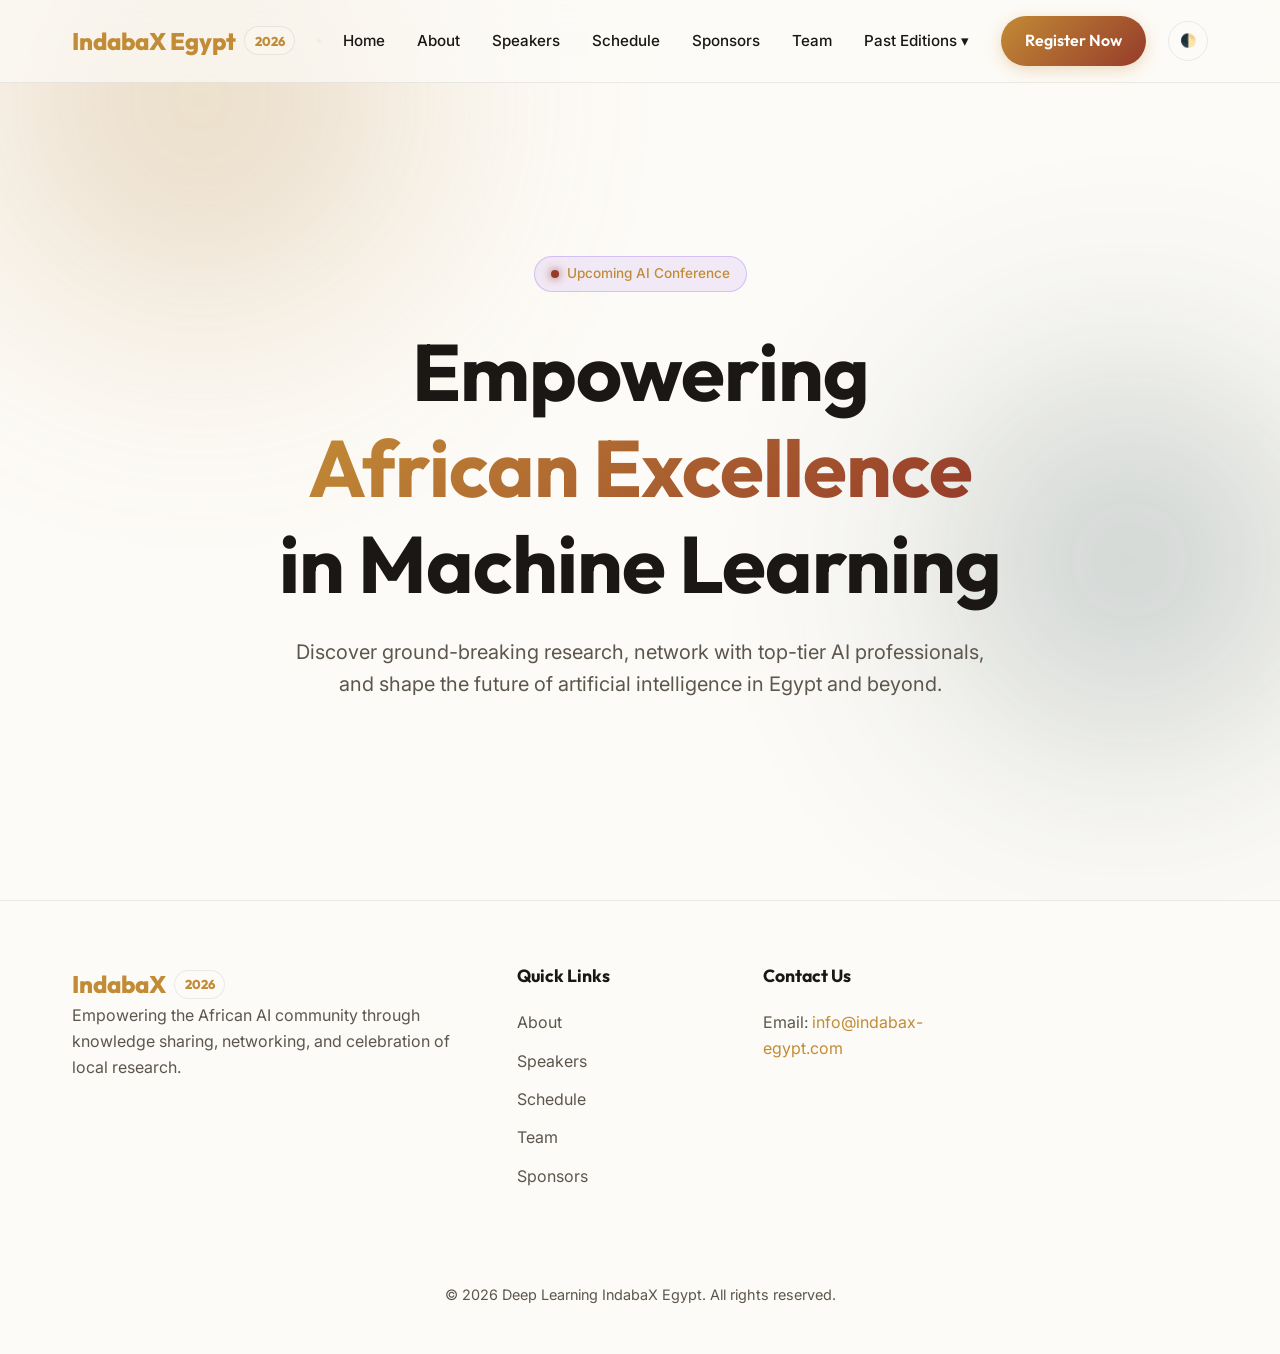
<file: index.html>
<!DOCTYPE html>
<html lang="en">

<head>
    <meta charset="UTF-8">
    <meta name="viewport" content="width=device-width, initial-scale=1.0">
    <title>IndabaX Egypt 2026 | Shaping the Future of AI in Africa</title>
    <meta name="description"
        content="Join us for IndabaX Egypt 2026, the premier artificial intelligence and machine learning conference in Egypt. Bringing together researchers, students, and industry experts.">

    <!-- Google Fonts -->
    <link rel="preconnect" href="https://fonts.googleapis.com">
    <link rel="preconnect" href="https://fonts.gstatic.com" crossorigin>
    <link
        href="https://fonts.googleapis.com/css2?family=Outfit:wght@300;400;600;700;800&family=Inter:wght@300;400;500;600&display=swap"
        rel="stylesheet">

    <link rel="stylesheet" href="style.css">
</head>

<body>

    <!-- Dynamic Background Elements -->
    <div class="bg-blur hue-1"></div>
    <div class="bg-blur hue-2"></div>

    <!-- Navigation -->
    <nav class="navbar glass-effect" id="main-nav">
        <div class="container nav-content">
            <a href="#" class="logo">
                <span class="logo-text">Indaba<span class="highlight">X</span> Egypt</span>
                <span class="year-badge">2026</span>
            </a>

            <button class="mobile-menu-toggle" aria-label="Toggle Navigation">
                <span class="bar"></span>
                <span class="bar"></span>
                <span class="bar"></span>
            </button>

            <ul class="nav-links">
                <li><a href="index.html">Home</a></li>
                <li><a href="about.html">About</a></li>
                <li><a href="speakers.html">Speakers</a></li>
                <li><a href="schedule.html">Schedule</a></li>
                <li><a href="sponsors.html">Sponsors</a></li>
                <li><a href="team.html">Team</a></li>
                <li class="dropdown">
                    <a href="javascript:void(0)" class="dropbtn">Past Editions ▾</a>
                    <div class="dropdown-content">
                        <a href="https://sites.google.com/view/indabaxegypt2025">IndabaX Egypt 2025</a>
                    </div>
                </li>
                <li><a href="index.html#register" class="btn btn-primary">Register Now</a></li>
            </ul>

            <div class="nav-actions">
                <button id="theme-toggle" class="theme-toggle" aria-label="Toggle Dark/Light Mode">
                     🌓
                </button>
            </div>
        </div>
    </nav>

    <!-- Hero Section -->
    <header class="hero" id="home">
        <div class="container hero-content">
            <div class="hero-chip animate-up">
                <span class="pulse-dot"></span>
                Upcoming AI Conference
            </div>
            <h1 class="hero-title animate-up" style="animation-delay: 0.1s;">
                Empowering <br>
                <span class="gradient-text">African Excellence</span> <br>
                in Machine Learning
            </h1>
            <p class="hero-subtitle animate-up" style="animation-delay: 0.2s;">
                Discover ground-breaking research, network with top-tier AI professionals, and shape the future of
                artificial intelligence in Egypt and beyond.
            </p>
            
        </div>

        
    </header>

    

   <!-- Footer -->
    <footer class="footer section bg-darkest">
        <div class="container footer-grid">
            <div class="footer-brand">
                <a href="#" class="logo">
                    <span class="logo-text">Indaba<span class="highlight">X</span></span>
                    <span class="year-badge">2026</span>
                </a>
                <p>Empowering the African AI community through knowledge sharing, networking, and celebration of local
                    research.</p>
            </div>

            <div class="footer-links">
                <h4>Quick Links</h4>
                <ul>
                    <li><a href="about.html">About</a></li>
                    <li><a href="speakers.html">Speakers</a></li>
                    <li><a href="schedule.html">Schedule</a></li>
                    <li><a href="team.html">Team</a></li>
                    <li><a href="sponsors.html">Sponsors</a></li>
                </ul>
            </div>

            <!-- <div class="footer-links">
                <h4>Information</h4>
                <ul>
                    <li><a href="#">Code of Conduct</a></li>
                    <li><a href="#">Privacy Policy</a></li>
                    <li><a href="#">Visa Information</a></li>
                    <li><a href="#">Venue & Travel</a></li>
                </ul>
            </div> -->

            <div class="footer-contact">
                <h4>Contact Us</h4>
                <p>Email: <a href="mailto:mahmoudkh@aims.ac.za">info@indabax-egypt.com</a></p>
                <div class="social-links">
                    <a href="https://www.facebook.com/p/Indaba-X-Egypt-2026-61576172947178/" target="_blank" title="Facebook">
                         <i class="fab fa-facebook"></i>
                    </a>
                    <a href="https://www.linkedin.com/company/indabaxegypt/?view" target="_blank" title="LinkedIn">
                         <i class="fab fa-linkedin"></i>
                    </a>
                </div>
            </div>
        </div>
        <div class="footer-bottom container">
            <p>&copy; 2026 Deep Learning IndabaX Egypt. All rights reserved.</p>
        </div>
    </footer>
    <script src="script.js"></script>
</body>

</html>
</file>
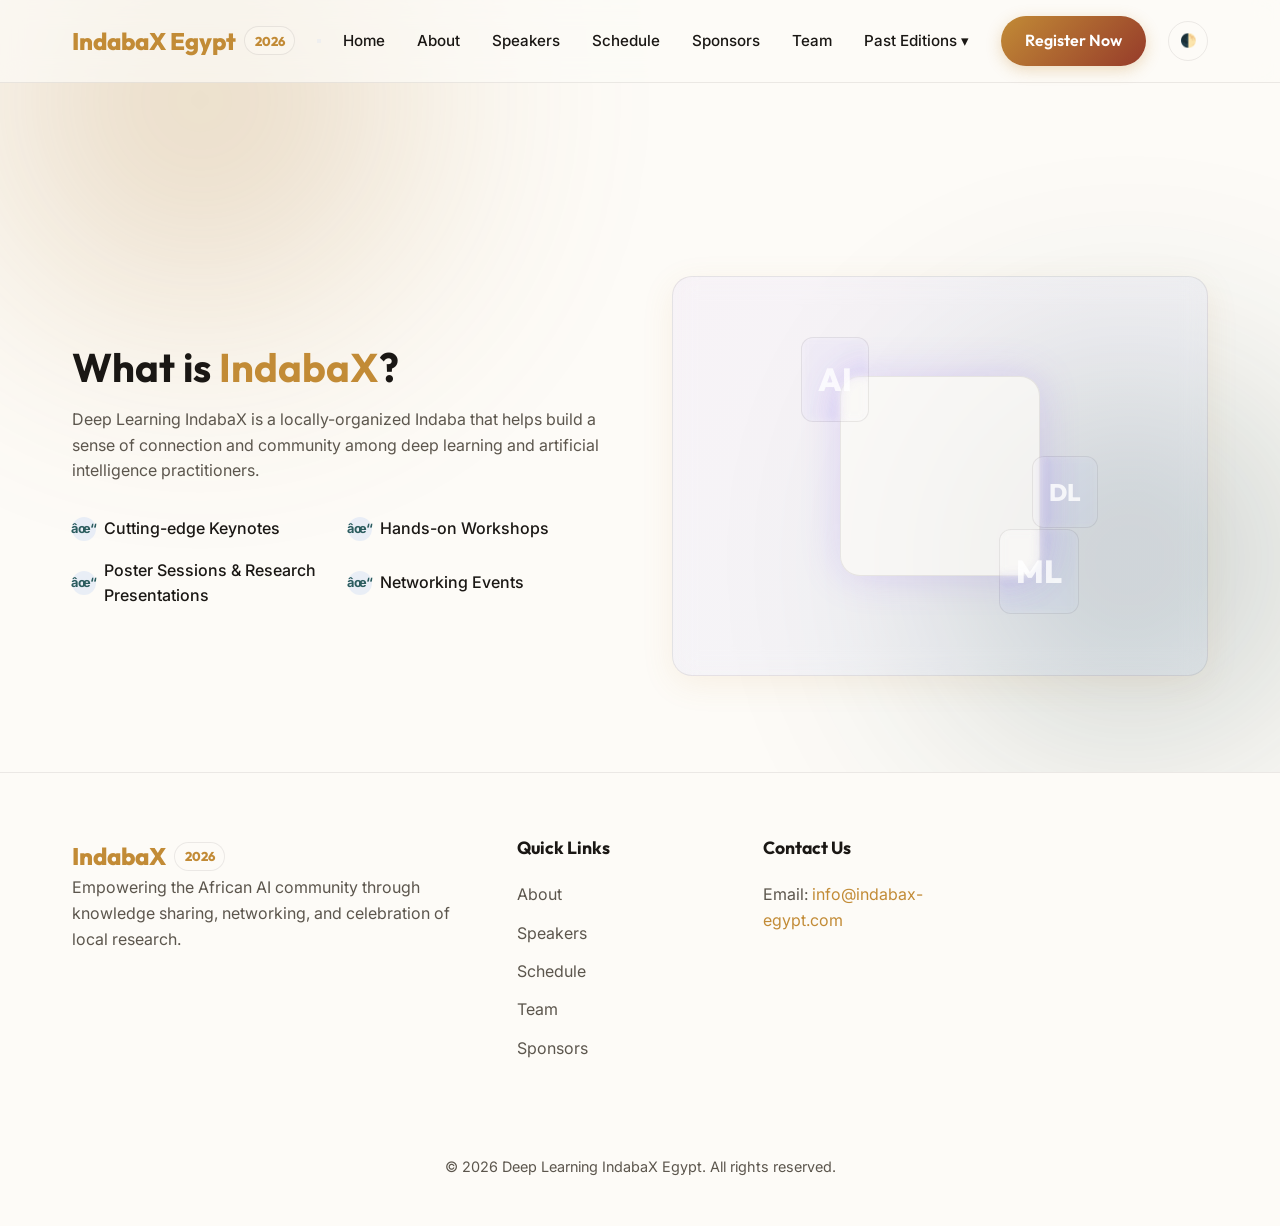
<file: about.html>
﻿<!DOCTYPE html>
<html lang="en">

<head>
    <meta charset="UTF-8">
    <meta name="viewport" content="width=device-width, initial-scale=1.0">
    <title>IndabaX Egypt 2026 | Shaping the Future of AI in Africa</title>
    <meta name="description"
        content="Join us for IndabaX Egypt 2026, the premier artificial intelligence and machine learning conference in Egypt. Bringing together researchers, students, and industry experts.">

    <!-- Google Fonts -->
    <link rel="preconnect" href="https://fonts.googleapis.com">
    <link rel="preconnect" href="https://fonts.gstatic.com" crossorigin>
    <link
        href="https://fonts.googleapis.com/css2?family=Outfit:wght@300;400;600;700;800&family=Inter:wght@300;400;500;600&display=swap"
        rel="stylesheet">

    <link rel="stylesheet" href="style.css">
</head>

<body>

    <!-- Dynamic Background Elements -->
    <div class="bg-blur hue-1"></div>
    <div class="bg-blur hue-2"></div>

    <!-- Navigation -->
    <nav class="navbar glass-effect" id="main-nav">
        <div class="container nav-content">
            <a href="#" class="logo">
                <span class="logo-text">Indaba<span class="highlight">X</span> Egypt</span>
                <span class="year-badge">2026</span>
            </a>

            <button class="mobile-menu-toggle" aria-label="Toggle Navigation">
                <span class="bar"></span>
                <span class="bar"></span>
                <span class="bar"></span>
            </button>

            <ul class="nav-links">
                <li><a href="index.html">Home</a></li>
                <li><a href="about.html">About</a></li>
                <li><a href="speakers.html">Speakers</a></li>
                <li><a href="schedule.html">Schedule</a></li>
                <li><a href="sponsors.html">Sponsors</a></li>
                <li><a href="team.html">Team</a></li>
                <li class="dropdown">
                     <a href="javascript:void(0)" class="dropbtn">Past Editions ▾</a>
                    <div class="dropdown-content">
                        <a href="https://sites.google.com/view/indabaxegypt2025">IndabaX Egypt 2025</a>
                    </div>
                </li>
                <li><a href="index.html#register" class="btn btn-primary">Register Now</a></li>
            </ul>

            <div class="nav-actions">
                <button id="theme-toggle" class="theme-toggle" aria-label="Toggle Dark/Light Mode">
                     🌓
                </button>
            </div>
        </div>
    </nav>

    <!-- Header / Nav Only -->
    <header class="hero" id="home" style="min-height: 20vh; padding-top: 6rem;">
    </header>

    <main>
        <!-- About Section -->
        <section id="about" class="section">
            <div class="container about-container fade-in">
                <div class="about-text">
                    <h2 class="section-title">What is <span class="highlight">IndabaX</span>?</h2>
                    <p>Deep Learning IndabaX is a locally-organized Indaba that helps build a sense of connection and
                        community among deep learning and artificial intelligence practitioners.</p>
                    <ul class="feature-list">
                        <li><span>âœ“</span> Cutting-edge Keynotes</li>
                        <li><span>âœ“</span> Hands-on Workshops</li>
                        <li><span>âœ“</span> Poster Sessions & Research Presentations</li>
                        <li><span>âœ“</span> Networking Events</li>
                    </ul>
                </div>
                <div class="about-visual glass-panel">
                    <!-- Placeholder for image or 3D element -->
                    <div class="glow-box">
                        <div class="floating-element el-1">AI</div>
                        <div class="floating-element el-2">ML</div>
                        <div class="floating-element el-3">DL</div>
                    </div>
                </div>
            </div>
        </section>

        </div>
        </div>
        </section>
    </main>

    <!-- Footer -->
    <footer class="footer section bg-darkest">
        <div class="container footer-grid">
            <div class="footer-brand">
                <a href="#" class="logo">
                    <span class="logo-text">Indaba<span class="highlight">X</span></span>
                    <span class="year-badge">2026</span>
                </a>
                <p>Empowering the African AI community through knowledge sharing, networking, and celebration of local
                    research.</p>
            </div>

            <div class="footer-links">
                <h4>Quick Links</h4>
                <ul>
                    <li><a href="about.html">About</a></li>
                    <li><a href="speakers.html">Speakers</a></li>
                    <li><a href="schedule.html">Schedule</a></li>
                    <li><a href="team.html">Team</a></li>
                    <li><a href="sponsors.html">Sponsors</a></li>
                </ul>
            </div>

            <!-- <div class="footer-links">
                <h4>Information</h4>
                <ul>
                    <li><a href="#">Code of Conduct</a></li>
                    <li><a href="#">Privacy Policy</a></li>
                    <li><a href="#">Visa Information</a></li>
                    <li><a href="#">Venue & Travel</a></li>
                </ul>
            </div> -->

            <div class="footer-contact">
                <h4>Contact Us</h4>
                <p>Email: <a href="mailto:mahmoudkh@aims.ac.za">info@indabax-egypt.com</a></p>
                <div class="social-links">
                    <a href="https://www.facebook.com/p/Indaba-X-Egypt-2026-61576172947178/" target="_blank" title="Facebook">
                         <i class="fab fa-facebook"></i>
                    </a>
                    <a href="https://www.linkedin.com/company/indabaxegypt/?view" target="_blank" title="LinkedIn">
                         <i class="fab fa-linkedin"></i>
                    </a>
                </div>
            </div>
        </div>
        <div class="footer-bottom container">
            <p>&copy; 2026 Deep Learning IndabaX Egypt. All rights reserved.</p>
        </div>
    </footer>

    <script src="script.js"></script>
</body>

</html>
</file>
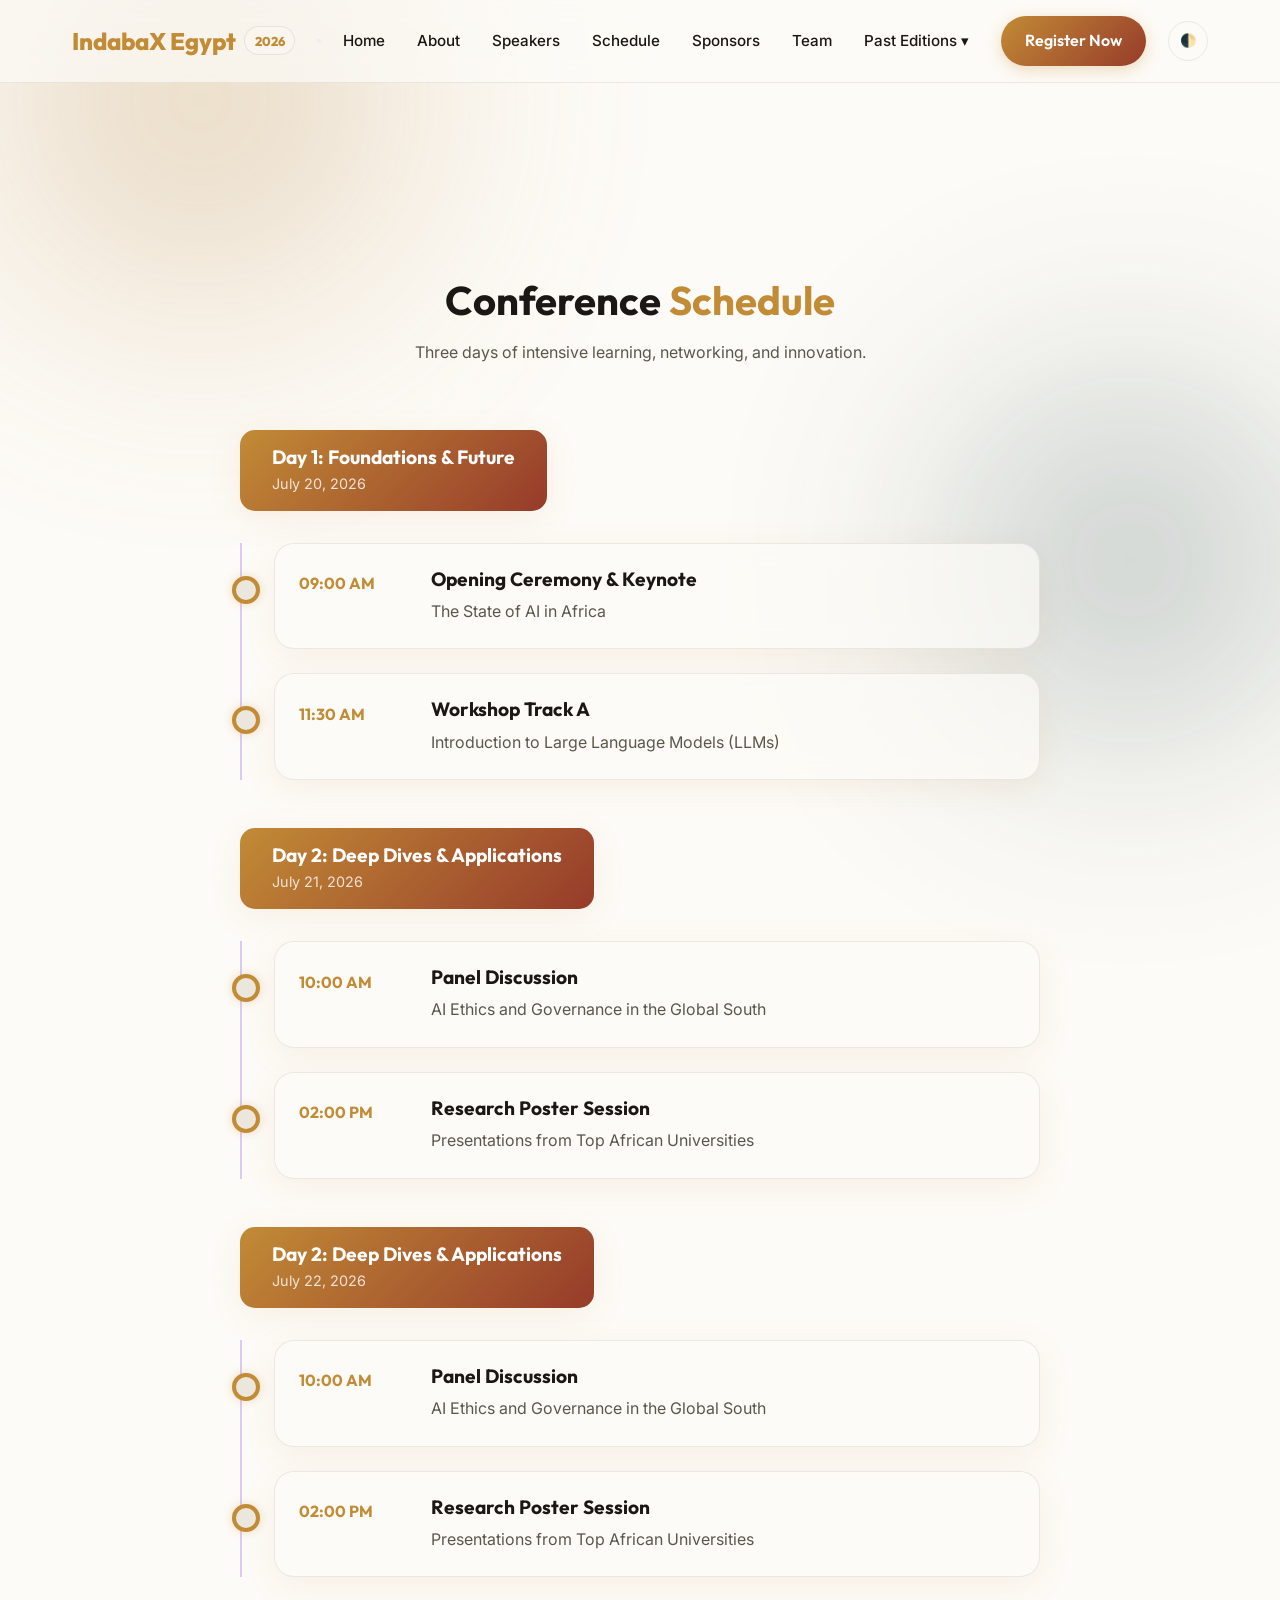
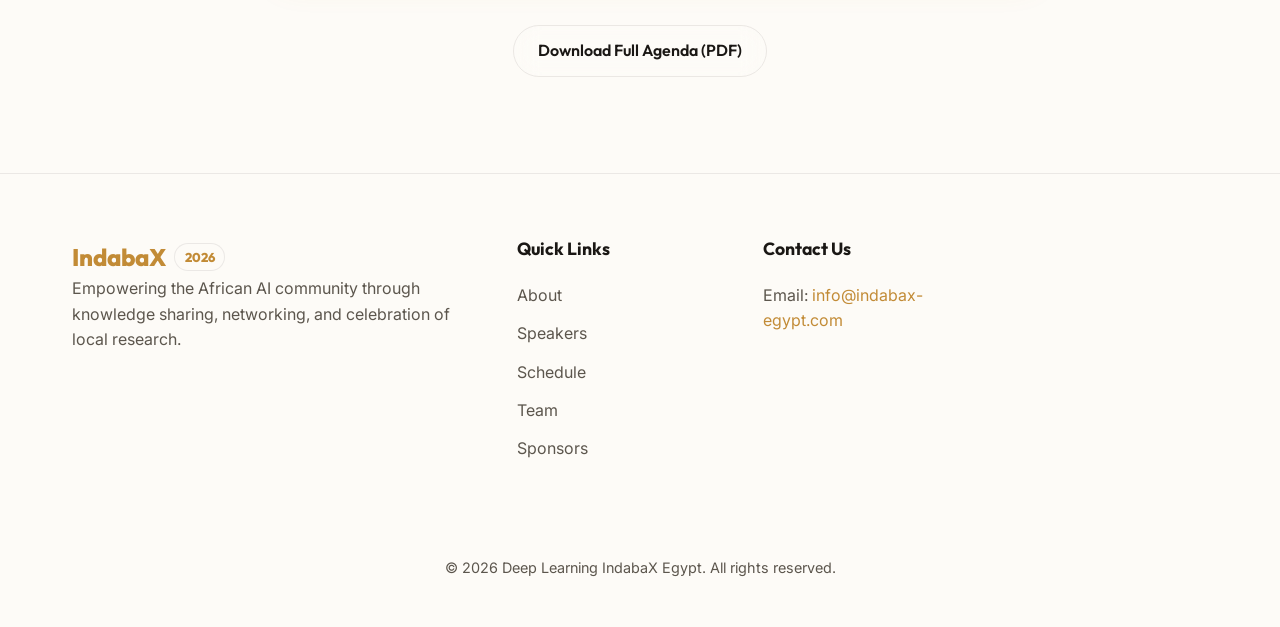
<file: schedule.html>
﻿<!DOCTYPE html>
<html lang="en">

<head>
    <meta charset="UTF-8">
    <meta name="viewport" content="width=device-width, initial-scale=1.0">
    <title>IndabaX Egypt 2026 | Shaping the Future of AI in Africa</title>
    <meta name="description"
        content="Join us for IndabaX Egypt 2026, the premier artificial intelligence and machine learning conference in Egypt. Bringing together researchers, students, and industry experts.">

    <!-- Google Fonts -->
    <link rel="preconnect" href="https://fonts.googleapis.com">
    <link rel="preconnect" href="https://fonts.gstatic.com" crossorigin>
    <link
        href="https://fonts.googleapis.com/css2?family=Outfit:wght@300;400;600;700;800&family=Inter:wght@300;400;500;600&display=swap"
        rel="stylesheet">

    <link rel="stylesheet" href="style.css">
</head>

<body>

    <!-- Dynamic Background Elements -->
    <div class="bg-blur hue-1"></div>
    <div class="bg-blur hue-2"></div>

    <!-- Navigation -->
    <nav class="navbar glass-effect" id="main-nav">
        <div class="container nav-content">
            <a href="#" class="logo">
                <span class="logo-text">Indaba<span class="highlight">X</span> Egypt</span>
                <span class="year-badge">2026</span>
            </a>

            <button class="mobile-menu-toggle" aria-label="Toggle Navigation">
                <span class="bar"></span>
                <span class="bar"></span>
                <span class="bar"></span>
            </button>

            <ul class="nav-links">
                <li><a href="index.html">Home</a></li>
                <li><a href="about.html">About</a></li>
                <li><a href="speakers.html">Speakers</a></li>
                <li><a href="schedule.html">Schedule</a></li>
                <li><a href="sponsors.html">Sponsors</a></li>
                <li><a href="team.html">Team</a></li>
                <li class="dropdown">
                     <a href="javascript:void(0)" class="dropbtn">Past Editions ▾</a>
                    <div class="dropdown-content">
                        <a href="https://sites.google.com/view/indabaxegypt2025">IndabaX Egypt 2025</a>
                    </div>
                </li>
                <li><a href="#" class="btn btn-primary">Register Now</a></li>
            </ul>

            <div class="nav-actions">
                <button id="theme-toggle" class="theme-toggle" aria-label="Toggle Dark/Light Mode">
                    🌓
                </button>
            </div>
        </div>
    </nav>

    <!-- Header / Nav Only -->
    <header class="hero" id="home" style="min-height: 20vh; padding-top: 6rem;">
    </header>

    <main>

        <!-- Schedule Section -->
        <section id="schedule" class="section">
            <div class="container">
                <div class="section-header fade-in">
                    <h2 class="section-title">Conference <span class="highlight">Schedule</span></h2>
                    <p>Three days of intensive learning, networking, and innovation.</p>
                </div>

                <div class="schedule-timeline fade-in">
                    <!-- Day 1 -->
                    <div class="timeline-day">
                        <div class="day-header glass-panel">
                            <h3>Day 1: Foundations & Future</h3>
                            <span class="date">July 20, 2026</span>
                        </div>
                        <div class="timeline-items">
                            <div class="timeline-item glass-panel">
                                <div class="time">09:00 AM</div>
                                <div class="content">
                                    <h4>Opening Ceremony & Keynote</h4>
                                    <p>The State of AI in Africa</p>
                                </div>
                            </div>
                            <div class="timeline-item glass-panel">
                                <div class="time">11:30 AM</div>
                                <div class="content">
                                    <h4>Workshop Track A</h4>
                                    <p>Introduction to Large Language Models (LLMs)</p>
                                </div>
                            </div>
                        </div>
                    </div>

                    <!-- Day 2 -->
                    <div class="timeline-day">
                        <div class="day-header glass-panel">
                            <h3>Day 2: Deep Dives & Applications</h3>
                            <span class="date">July 21, 2026</span>
                        </div>
                        <div class="timeline-items">
                            <div class="timeline-item glass-panel">
                                <div class="time">10:00 AM</div>
                                <div class="content">
                                    <h4>Panel Discussion</h4>
                                    <p>AI Ethics and Governance in the Global South</p>
                                </div>
                            </div>
                            <div class="timeline-item glass-panel">
                                <div class="time">02:00 PM</div>
                                <div class="content">
                                    <h4>Research Poster Session</h4>
                                    <p>Presentations from Top African Universities</p>
                                </div>
                            </div>
                        </div>
                    </div>
                    <!-- Day 3 -->
                    <div class="timeline-day">
                        <div class="day-header glass-panel">
                            <h3>Day 2: Deep Dives & Applications</h3>
                            <span class="date">July 22, 2026</span>
                        </div>
                        <div class="timeline-items">
                            <div class="timeline-item glass-panel">
                                <div class="time">10:00 AM</div>
                                <div class="content">
                                    <h4>Panel Discussion</h4>
                                    <p>AI Ethics and Governance in the Global South</p>
                                </div>
                            </div>
                            <div class="timeline-item glass-panel">
                                <div class="time">02:00 PM</div>
                                <div class="content">
                                    <h4>Research Poster Session</h4>
                                    <p>Presentations from Top African Universities</p>
                                </div>
                            </div>
                        </div>
                    </div>
                </div>

                <div class="text-center fade-in" style="margin-top: 3rem;">
                    <a href="#" class="btn btn-outline">Download Full Agenda (PDF)</a>
                </div>
            </div>
        </section>

        </div>
        </div>
        </section>
    </main>

    <!-- Footer -->
    <footer class="footer section bg-darkest">
        <div class="container footer-grid">
            <div class="footer-brand">
                <a href="#" class="logo">
                    <span class="logo-text">Indaba<span class="highlight">X</span></span>
                    <span class="year-badge">2026</span>
                </a>
                <p>Empowering the African AI community through knowledge sharing, networking, and celebration of local
                    research.</p>
            </div>

            <div class="footer-links">
                <h4>Quick Links</h4>
                <ul>
                    <li><a href="about.html">About</a></li>
                    <li><a href="speakers.html">Speakers</a></li>
                    <li><a href="schedule.html">Schedule</a></li>
                    <li><a href="team.html">Team</a></li>
                    <li><a href="sponsors.html">Sponsors</a></li>
                </ul>
            </div>

            <!-- <div class="footer-links">
                <h4>Information</h4>
                <ul>
                    <li><a href="#">Code of Conduct</a></li>
                    <li><a href="#">Privacy Policy</a></li>
                    <li><a href="#">Visa Information</a></li>
                    <li><a href="#">Venue & Travel</a></li>
                </ul>
            </div> -->

            <div class="footer-contact">
                <h4>Contact Us</h4>
                <p>Email: <a href="mailto:mahmoudkh@aims.ac.za">info@indabax-egypt.com</a></p>
                <div class="social-links">
                    <a href="https://www.facebook.com/p/Indaba-X-Egypt-2026-61576172947178/" target="_blank" title="Facebook">
                         <i class="fab fa-facebook"></i>
                    </a>
                    <a href="https://www.linkedin.com/company/indabaxegypt/?view" target="_blank" title="LinkedIn">
                         <i class="fab fa-linkedin"></i>
                    </a>
                </div>
            </div>
        </div>
        <div class="footer-bottom container">
            <p>&copy; 2026 Deep Learning IndabaX Egypt. All rights reserved.</p>
        </div>
    </footer>
    <script src="script.js"></script>
</body>

</html>
</file>
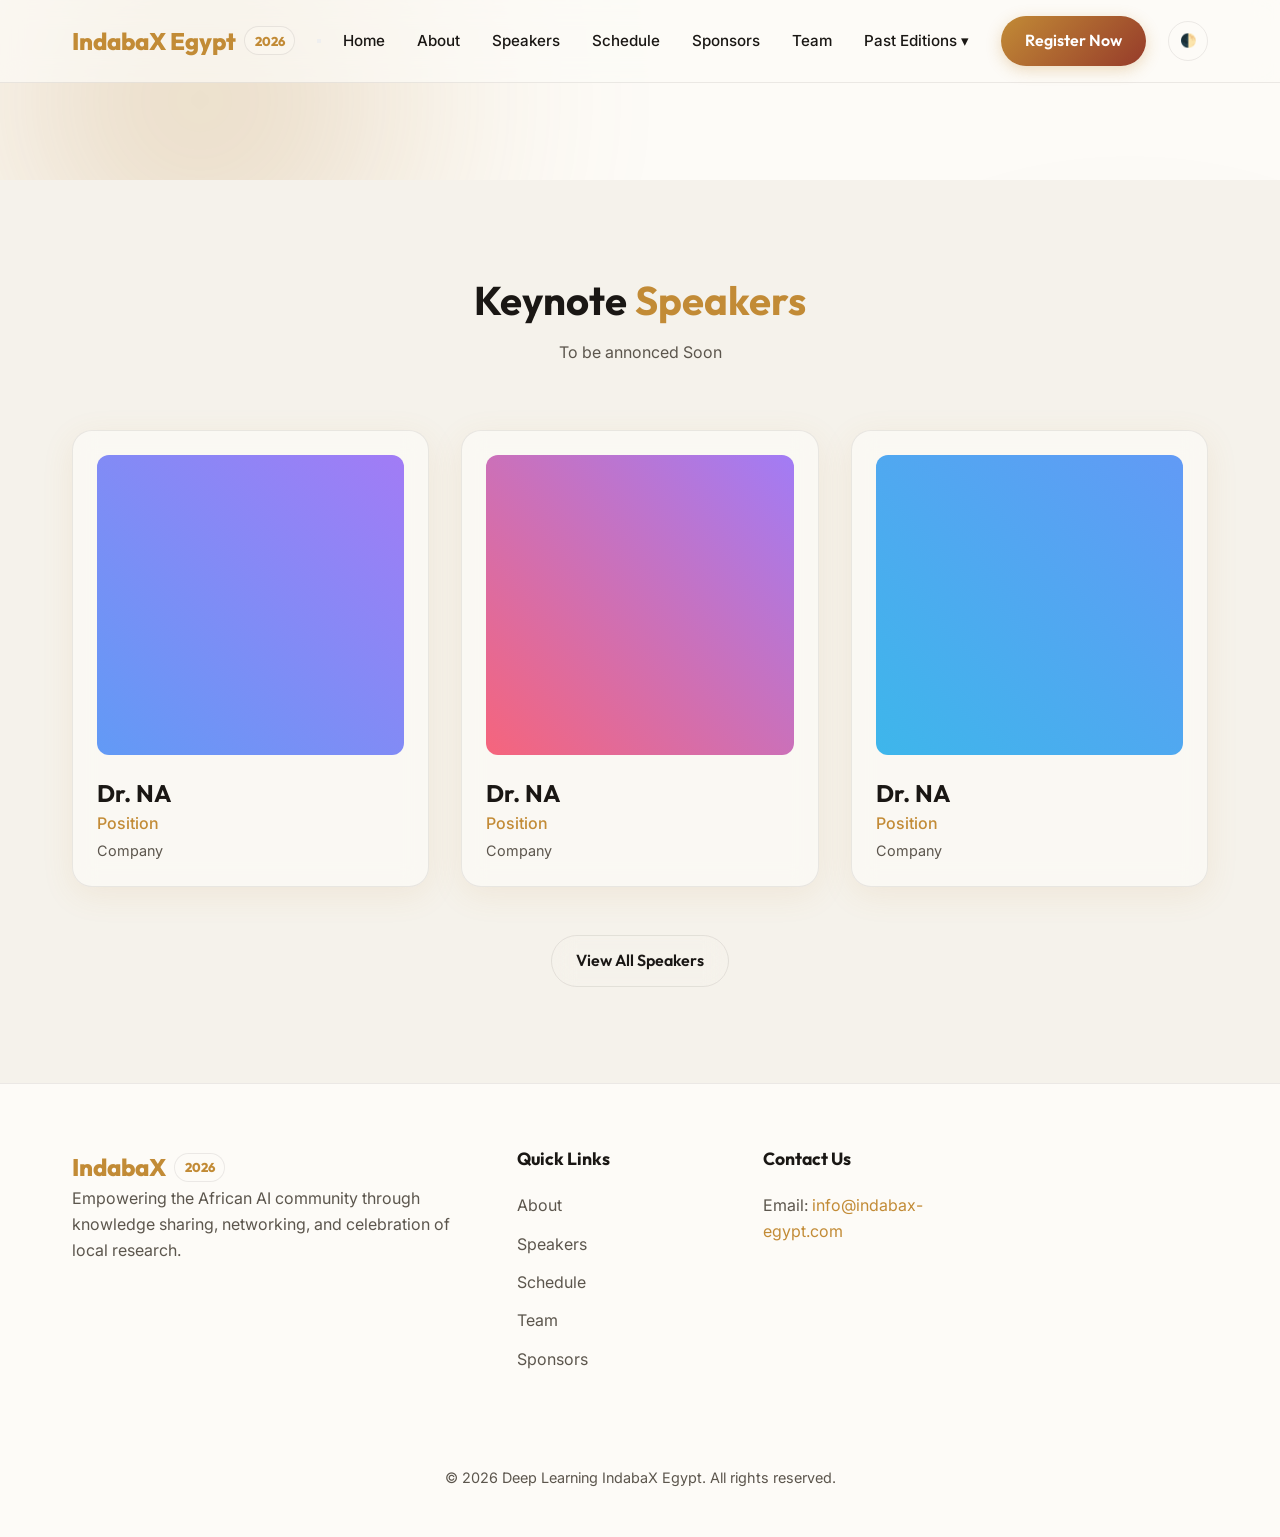
<file: speakers.html>
﻿<!DOCTYPE html>
<html lang="en">

<head>
    <meta charset="UTF-8">
    <meta name="viewport" content="width=device-width, initial-scale=1.0">
    <title>IndabaX Egypt 2026 | Shaping the Future of AI in Africa</title>
    <meta name="description"
        content="Join us for IndabaX Egypt 2026, the premier artificial intelligence and machine learning conference in Egypt. Bringing together researchers, students, and industry experts.">

    <!-- Google Fonts -->
    <link rel="preconnect" href="https://fonts.googleapis.com">
    <link rel="preconnect" href="https://fonts.gstatic.com" crossorigin>
    <link
        href="https://fonts.googleapis.com/css2?family=Outfit:wght@300;400;600;700;800&family=Inter:wght@300;400;500;600&display=swap"
        rel="stylesheet">

    <link rel="stylesheet" href="style.css">
</head>

<body>

    <!-- Dynamic Background Elements -->
    <div class="bg-blur hue-1"></div>
    <div class="bg-blur hue-2"></div>

    <!-- Navigation -->
    <nav class="navbar glass-effect" id="main-nav">
        <div class="container nav-content">
            <a href="#" class="logo">
                <span class="logo-text">Indaba<span class="highlight">X</span> Egypt</span>
                <span class="year-badge">2026</span>
            </a>

            <button class="mobile-menu-toggle" aria-label="Toggle Navigation">
                <span class="bar"></span>
                <span class="bar"></span>
                <span class="bar"></span>
            </button>

            <ul class="nav-links">
                <li><a href="index.html">Home</a></li>
                <li><a href="about.html">About</a></li>
                <li><a href="speakers.html">Speakers</a></li>
                <li><a href="schedule.html">Schedule</a></li>
                <li><a href="sponsors.html">Sponsors</a></li>
                <li><a href="team.html">Team</a></li>
                <li class="dropdown">
                    <a href="javascript:void(0)" class="dropbtn">Past Editions ▾</a>
                    <div class="dropdown-content">
                        <a href="https://sites.google.com/view/indabaxegypt2025">IndabaX Egypt 2025</a>
                    </div>
                </li>
                <li><a href="index.html#register" class="btn btn-primary">Register Now</a></li>
            </ul>

            <div class="nav-actions">
                <button id="theme-toggle" class="theme-toggle" aria-label="Toggle Dark/Light Mode">
                     🌓
                </button>
            </div>
        </div>
    </nav>

    <!-- Header / Nav Only -->
    <header class="hero" id="home" style="min-height: 20vh; padding-top: 6rem;">
    </header>

    <main>
<!-- Speakers Preview Section -->
        <section id="speakers" class="section bg-darker">
            <div class="container">
                <div class="section-header fade-in">
                    <h2 class="section-title">Keynote <span class="highlight">Speakers</span></h2>
                    <p>To be annonced Soon</p>
                    <!-- <p>Learn from the brightest minds in academia and industry.</p> -->
                </div>

                <div class="speakers-grid">
                    <!-- Speaker Card 1 -->
                    <div class="speaker-card glass-panel fade-in" style="animation-delay: 0.1s;">
                        <div class="speaker-image">
                            <div class="image-placeholder gradient-1"></div>
                        </div>
                        <div class="speaker-info">
                            <h3>Dr. NA</h3>
                            <p class="role">Position</p>
                            <p class="company">Company</p>
                        </div>
                    </div>

                    <!-- Speaker Card 2 -->
                    <div class="speaker-card glass-panel fade-in" style="animation-delay: 0.2s;">
                        <div class="speaker-image">
                            <div class="image-placeholder gradient-2"></div>
                        </div>
                        <div class="speaker-info">
                            <h3>Dr. NA</h3>
                            <p class="role">Position</p>
                            <p class="company">Company</p>
                        </div>
                    </div>

                    <!-- Speaker Card 3 -->
                    <div class="speaker-card glass-panel fade-in" style="animation-delay: 0.3s;">
                        <div class="speaker-image">
                            <div class="image-placeholder gradient-3"></div>
                        </div>
                        <div class="speaker-info">
                            <h3>Dr. NA</h3>
                            <p class="role">Position</p>
                            <p class="company">Company</p>
                        </div>
                    </div>
                </div>

                <div class="text-center fade-in" style="margin-top: 3rem;">
                    <a href="#" class="btn btn-outline">View All Speakers</a>
                </div>
            </div>
        </section>

        </div>
        </div>
        </section>
    </main>

   <!-- Footer -->
    <footer class="footer section bg-darkest">
        <div class="container footer-grid">
            <div class="footer-brand">
                <a href="#" class="logo">
                    <span class="logo-text">Indaba<span class="highlight">X</span></span>
                    <span class="year-badge">2026</span>
                </a>
                <p>Empowering the African AI community through knowledge sharing, networking, and celebration of local
                    research.</p>
            </div>

            <div class="footer-links">
                <h4>Quick Links</h4>
                <ul>
                    <li><a href="about.html">About</a></li>
                    <li><a href="speakers.html">Speakers</a></li>
                    <li><a href="schedule.html">Schedule</a></li>
                    <li><a href="team.html">Team</a></li>
                    <li><a href="sponsors.html">Sponsors</a></li>
                </ul>
            </div>

            <!-- <div class="footer-links">
                <h4>Information</h4>
                <ul>
                    <li><a href="#">Code of Conduct</a></li>
                    <li><a href="#">Privacy Policy</a></li>
                    <li><a href="#">Visa Information</a></li>
                    <li><a href="#">Venue & Travel</a></li>
                </ul>
            </div> -->

            <div class="footer-contact">
                <h4>Contact Us</h4>
                <p>Email: <a href="mailto:mahmoudkh@aims.ac.za">info@indabax-egypt.com</a></p>
                <div class="social-links">
                    <a href="https://www.facebook.com/p/Indaba-X-Egypt-2026-61576172947178/" target="_blank" title="Facebook">
                         <i class="fab fa-facebook"></i>
                    </a>
                    <a href="https://www.linkedin.com/company/indabaxegypt/?view" target="_blank" title="LinkedIn">
                         <i class="fab fa-linkedin"></i>
                    </a>
                </div>
            </div>
        </div>
        <div class="footer-bottom container">
            <p>&copy; 2026 Deep Learning IndabaX Egypt. All rights reserved.</p>
        </div>
    </footer>

    <script src="script.js"></script>
</body>

</html>
</file>
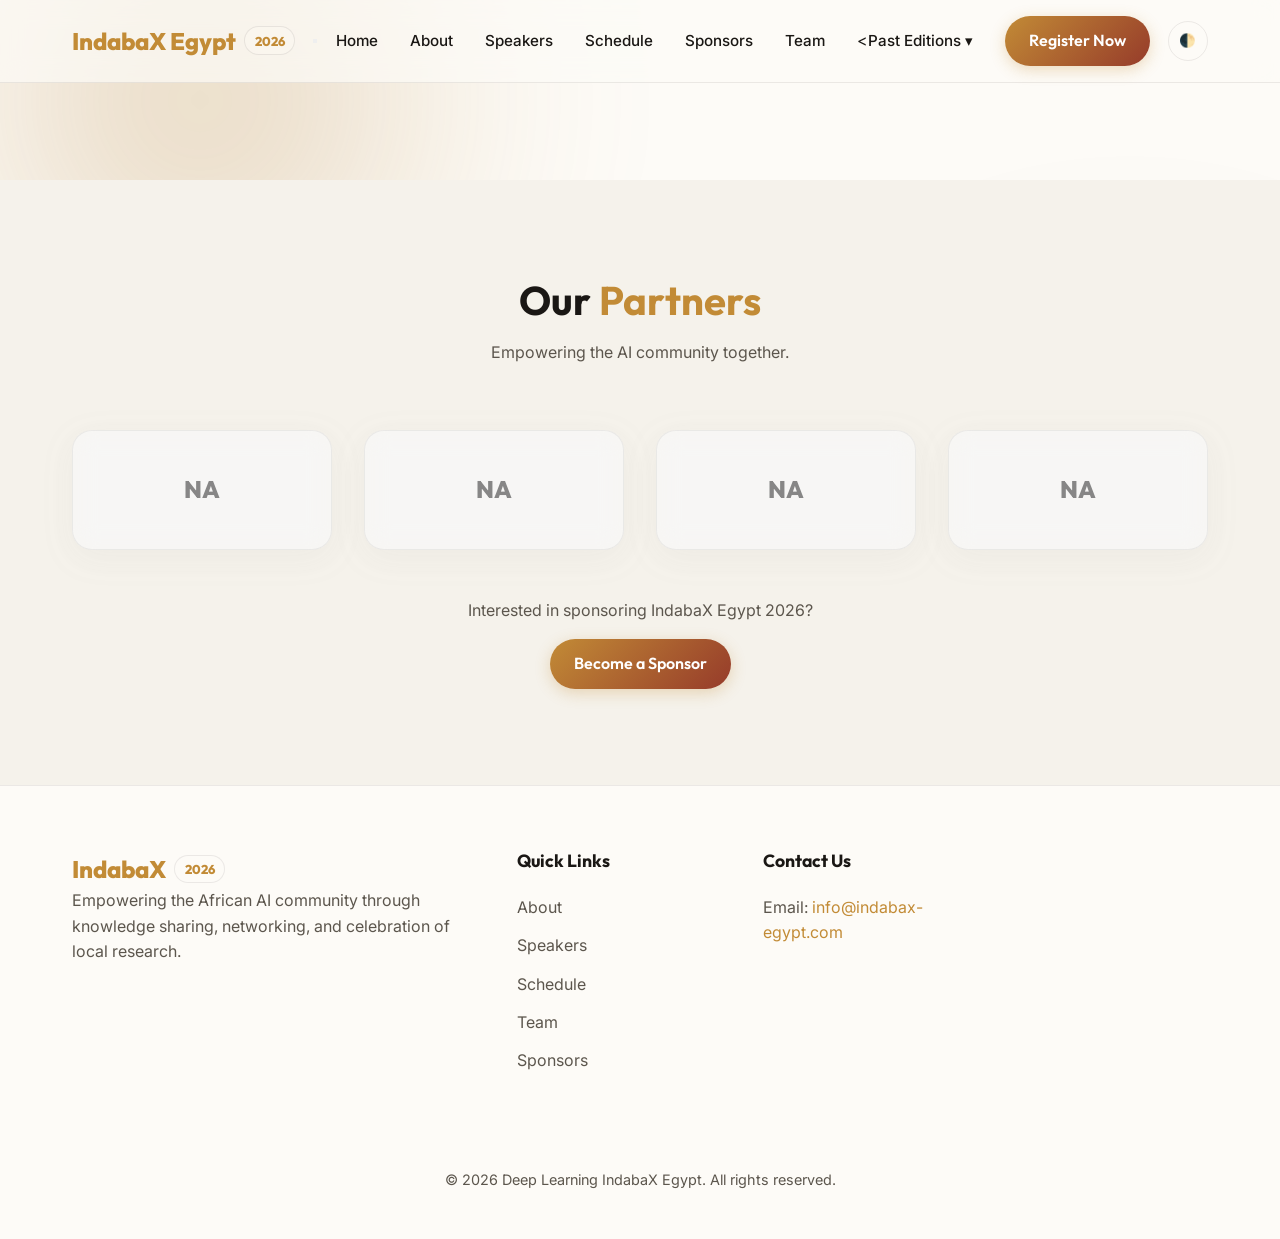
<file: sponsors.html>
﻿<!DOCTYPE html>
<html lang="en">

<head>
    <meta charset="UTF-8">
    <meta name="viewport" content="width=device-width, initial-scale=1.0">
    <title>IndabaX Egypt 2026 | Shaping the Future of AI in Africa</title>
    <meta name="description"
        content="Join us for IndabaX Egypt 2026, the premier artificial intelligence and machine learning conference in Egypt. Bringing together researchers, students, and industry experts.">

    <!-- Google Fonts -->
    <link rel="preconnect" href="https://fonts.googleapis.com">
    <link rel="preconnect" href="https://fonts.gstatic.com" crossorigin>
    <link
        href="https://fonts.googleapis.com/css2?family=Outfit:wght@300;400;600;700;800&family=Inter:wght@300;400;500;600&display=swap"
        rel="stylesheet">

    <link rel="stylesheet" href="style.css">
</head>

<body>

    <!-- Dynamic Background Elements -->
    <div class="bg-blur hue-1"></div>
    <div class="bg-blur hue-2"></div>

    <!-- Navigation -->
    <nav class="navbar glass-effect" id="main-nav">
        <div class="container nav-content">
            <a href="#" class="logo">
                <span class="logo-text">Indaba<span class="highlight">X</span> Egypt</span>
                <span class="year-badge">2026</span>
            </a>

            <button class="mobile-menu-toggle" aria-label="Toggle Navigation">
                <span class="bar"></span>
                <span class="bar"></span>
                <span class="bar"></span>
            </button>

            <ul class="nav-links">
                <li><a href="index.html">Home</a></li>
                <li><a href="about.html">About</a></li>
                <li><a href="speakers.html">Speakers</a></li>
                <li><a href="schedule.html">Schedule</a></li>
                <li><a href="sponsors.html">Sponsors</a></li>
                <li><a href="team.html">Team</a></li>
                <li class="dropdown">
                    <<a href="javascript:void(0)" class="dropbtn">Past Editions ▾</a>
                    <div class="dropdown-content">
                        <a href="https://sites.google.com/view/indabaxegypt2025">IndabaX Egypt 2025</a>
                    </div>
                </li>
                <li><a href="index.html#register" class="btn btn-primary">Register Now</a></li>
            </ul>

            <div class="nav-actions">
                <button id="theme-toggle" class="theme-toggle" aria-label="Toggle Dark/Light Mode">
                    🌓
                </button>
            </div>
        </div>
    </nav>

    <!-- Header / Nav Only -->
    <header class="hero" id="home" style="min-height: 20vh; padding-top: 6rem;">
    </header>

    <main>

         <!-- Sponsors Section -->
        <section id="sponsors" class="section bg-darker">
            <div class="container fade-in">
                <div class="section-header">
                    <h2 class="section-title">Our <span class="highlight">Partners</span></h2>
                    <p>Empowering the AI community together.</p>
                </div>

                <div class="sponsors-grid">
                    <div class="sponsor-logo glass-panel">
                        <div class="sponsor-placeholder">NA</div>
                    </div>
                    <div class="sponsor-logo glass-panel">
                        <div class="sponsor-placeholder">NA</div>
                    </div>
                    <div class="sponsor-logo glass-panel">
                        <div class="sponsor-placeholder">NA</div>
                    </div>
                    <div class="sponsor-logo glass-panel">
                        <div class="sponsor-placeholder">NA</div>
                    </div>
                </div>

                <div class="text-center" style="margin-top: 3rem;">
                    <p style="margin-bottom: 1rem;">Interested in sponsoring IndabaX Egypt 2026?</p>
                    <a href="#" class="btn btn-primary">Become a Sponsor</a>
                </div>
            </div>
        
    </main>

    <!-- Footer -->
    <footer class="footer section bg-darkest">
        <div class="container footer-grid">
            <div class="footer-brand">
                <a href="#" class="logo">
                    <span class="logo-text">Indaba<span class="highlight">X</span></span>
                    <span class="year-badge">2026</span>
                </a>
                <p>Empowering the African AI community through knowledge sharing, networking, and celebration of local
                    research.</p>
            </div>

            <div class="footer-links">
                <h4>Quick Links</h4>
                <ul>
                    <li><a href="about.html">About</a></li>
                    <li><a href="speakers.html">Speakers</a></li>
                    <li><a href="schedule.html">Schedule</a></li>
                    <li><a href="team.html">Team</a></li>
                    <li><a href="sponsors.html">Sponsors</a></li>
                </ul>
            </div>

            <!-- <div class="footer-links">
                <h4>Information</h4>
                <ul>
                    <li><a href="#">Code of Conduct</a></li>
                    <li><a href="#">Privacy Policy</a></li>
                    <li><a href="#">Visa Information</a></li>
                    <li><a href="#">Venue & Travel</a></li>
                </ul>
            </div> -->

            <div class="footer-contact">
                <h4>Contact Us</h4>
                <p>Email: <a href="mailto:mahmoudkh@aims.ac.za">info@indabax-egypt.com</a></p>
                <div class="social-links">
                    <a href="https://www.facebook.com/p/Indaba-X-Egypt-2026-61576172947178/" target="_blank" title="Facebook">
                         <i class="fab fa-facebook"></i>
                    </a>
                    <a href="https://www.linkedin.com/company/indabaxegypt/?view" target="_blank" title="LinkedIn">
                         <i class="fab fa-linkedin"></i>
                    </a>
                </div>
            </div>
        </div>
        <div class="footer-bottom container">
            <p>&copy; 2026 Deep Learning IndabaX Egypt. All rights reserved.</p>
        </div>
    </footer>

    <script src="script.js"></script>
</body>

</html>
</file>
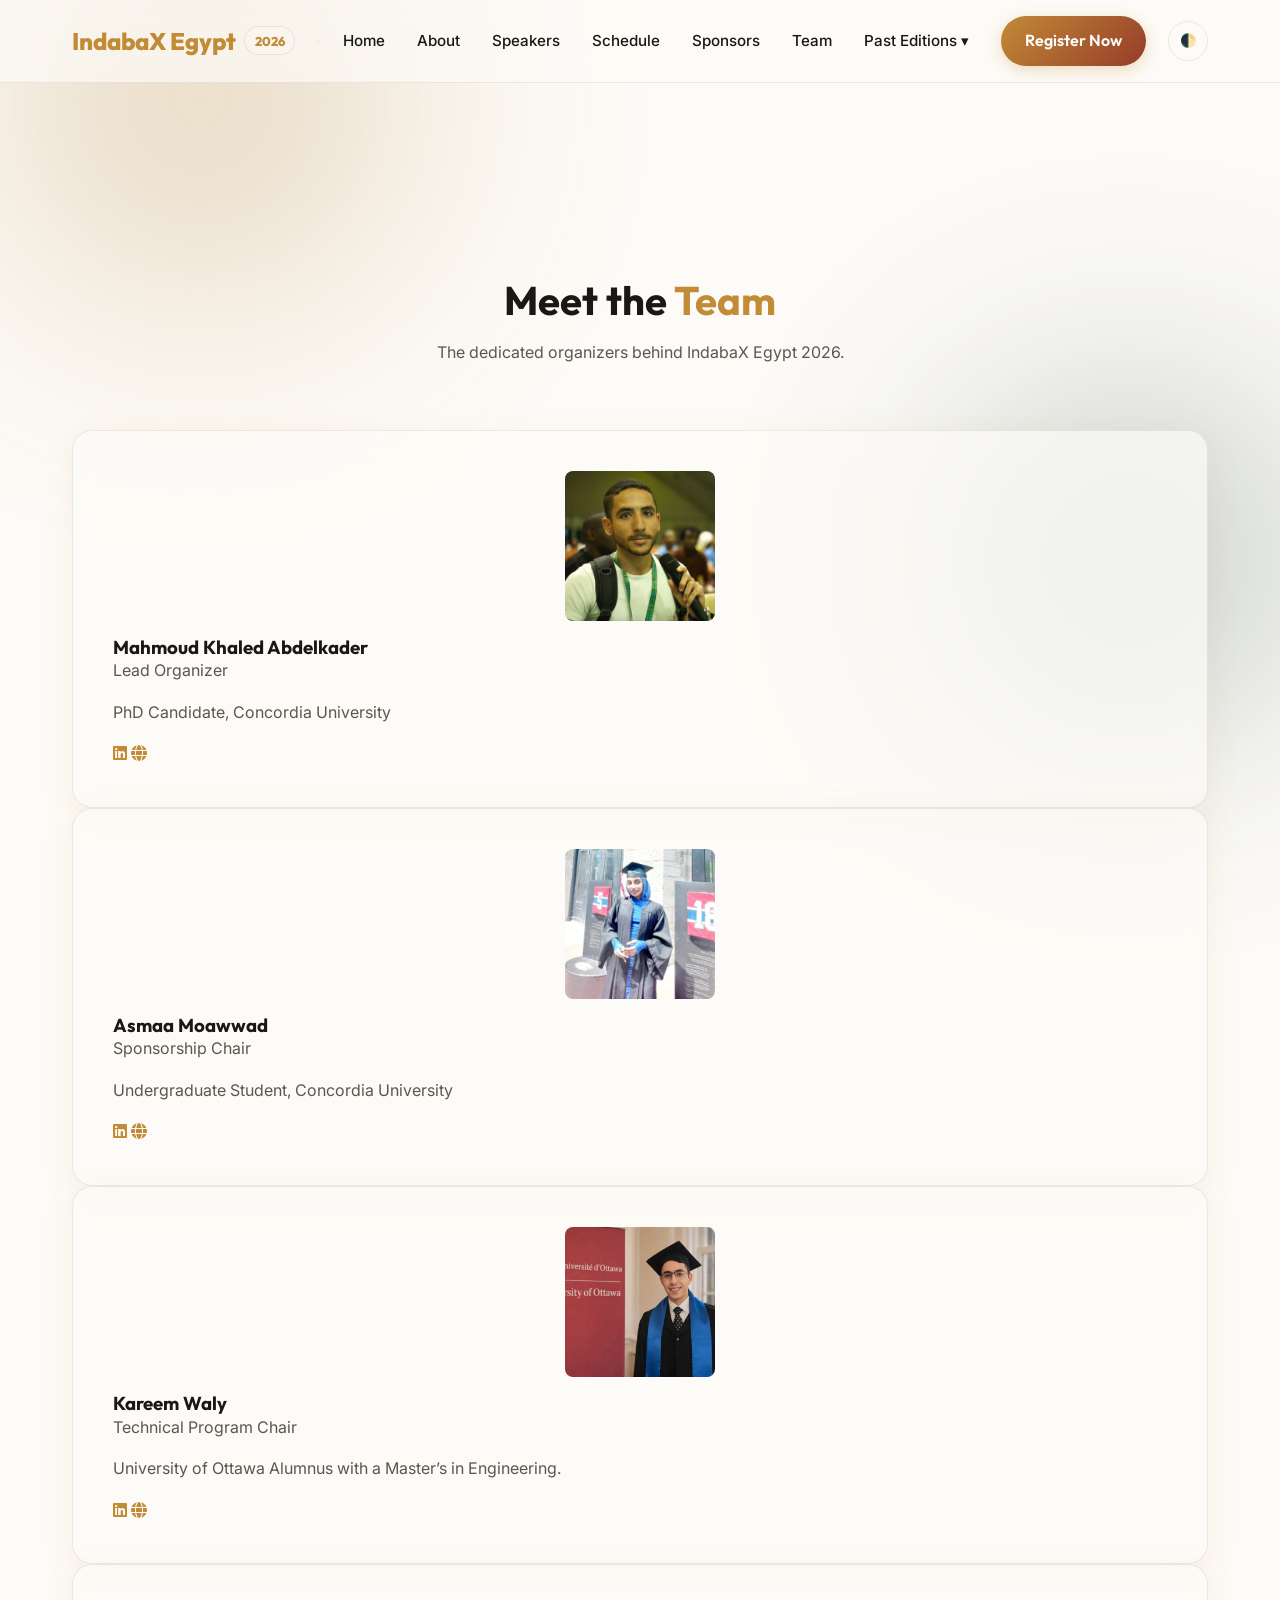
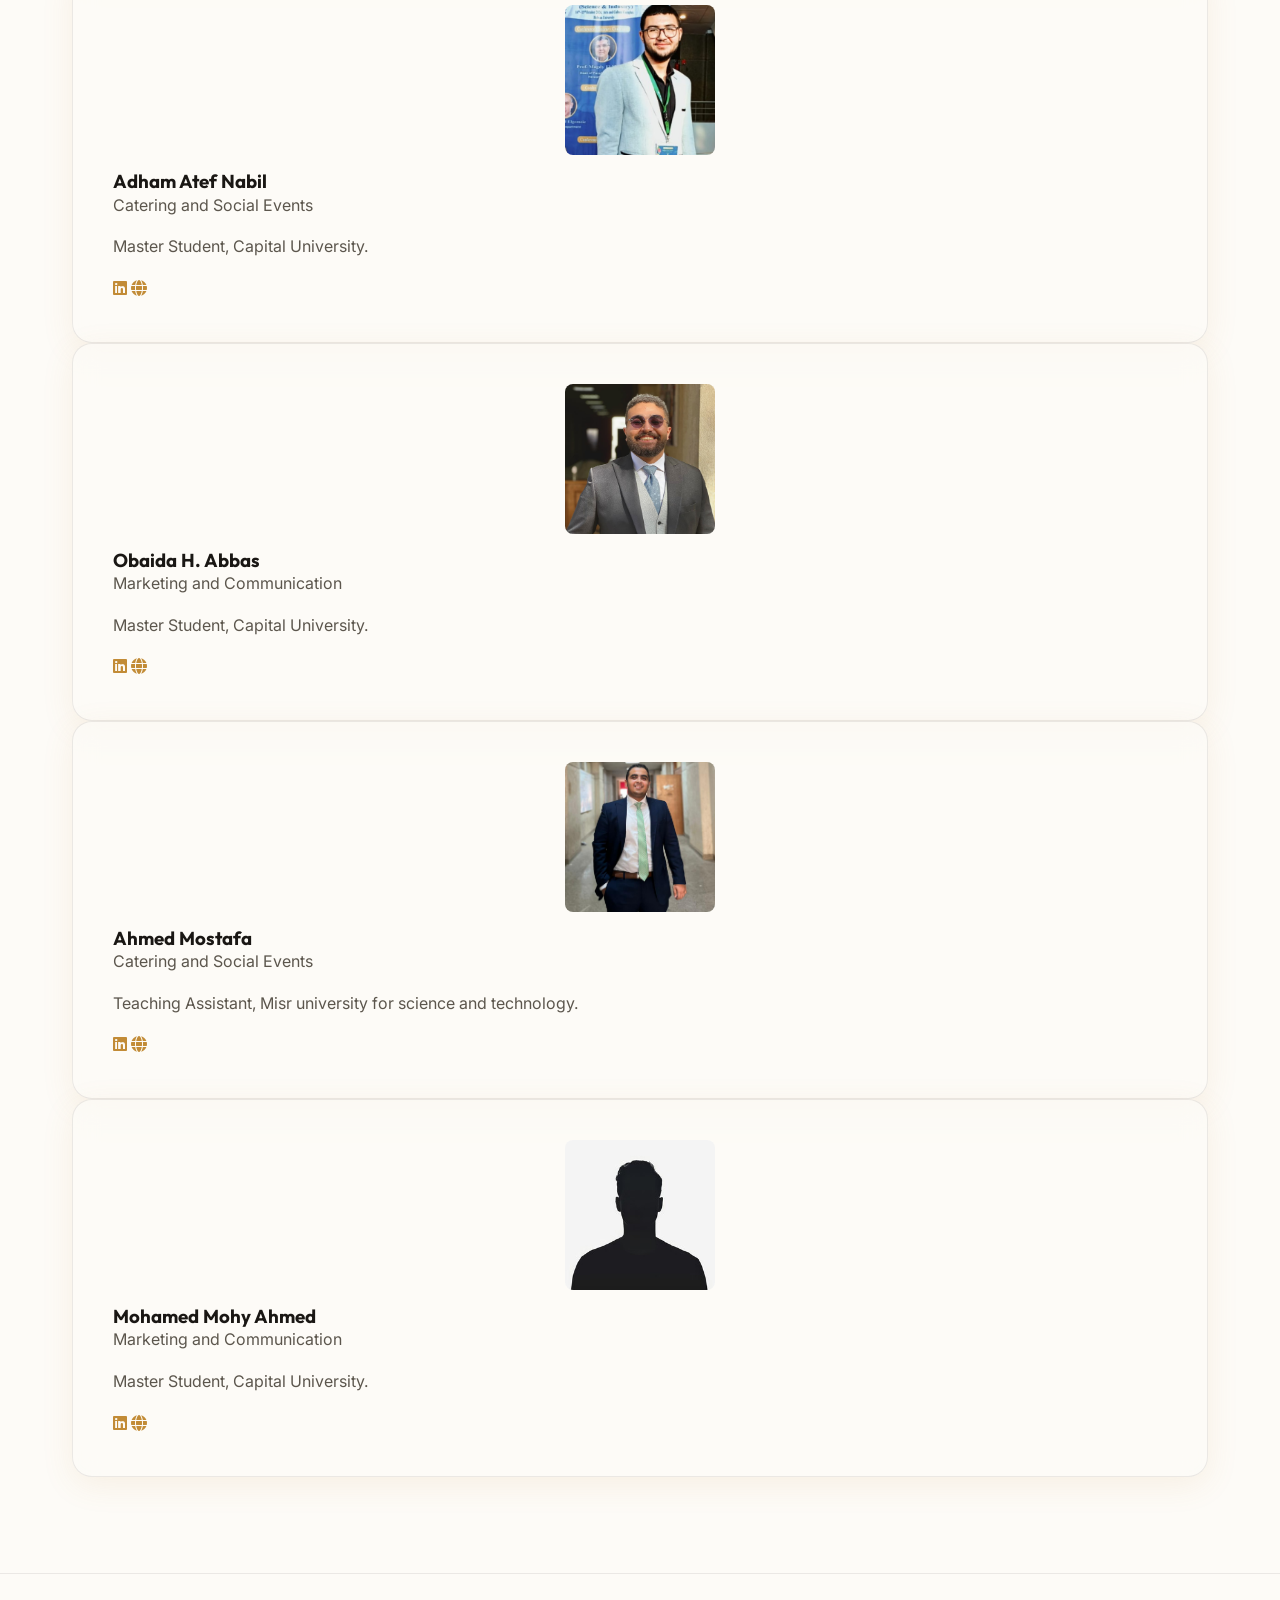
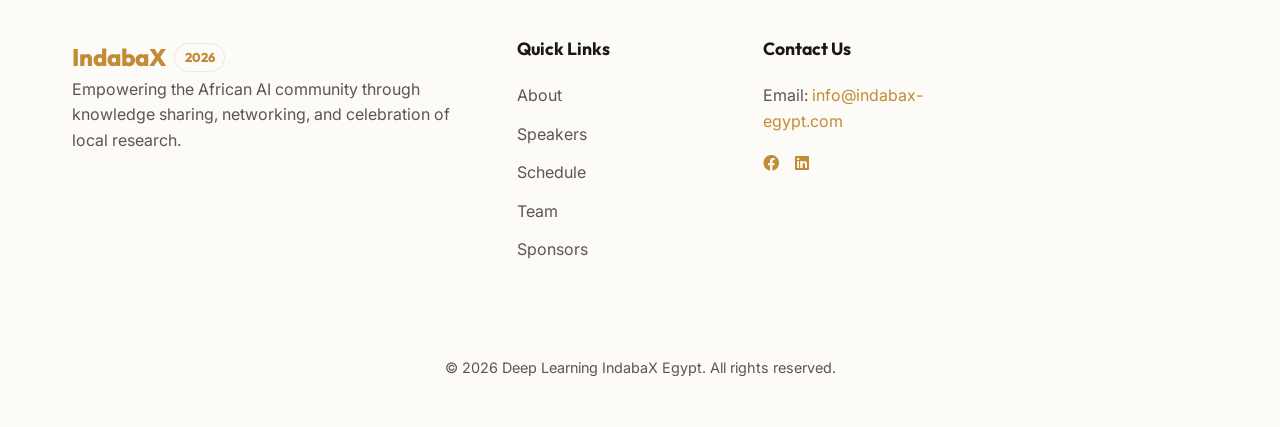
<file: team.html>
﻿<!DOCTYPE html>
<html lang="en">

<head>
    <meta charset="UTF-8">
    <meta name="viewport" content="width=device-width, initial-scale=1.0">
    <title>IndabaX Egypt 2026 | Shaping the Future of AI in Africa</title>
    <meta name="description"
        content="Join us for IndabaX Egypt 2026, the premier artificial intelligence and machine learning conference in Egypt. Bringing together researchers, students, and industry experts.">

    <!-- Google Fonts -->
    <link rel="preconnect" href="https://fonts.googleapis.com">
    <link rel="preconnect" href="https://fonts.gstatic.com" crossorigin>
    <link
        href="https://fonts.googleapis.com/css2?family=Outfit:wght@300;400;600;700;800&family=Inter:wght@300;400;500;600&display=swap"
        rel="stylesheet">

    <link rel="stylesheet" href="style.css">

    <link rel="stylesheet" href="https://cdnjs.cloudflare.com/ajax/libs/font-awesome/6.0.0/css/all.min.css">
</head>

<body>

    <!-- Dynamic Background Elements -->
    <div class="bg-blur hue-1"></div>
    <div class="bg-blur hue-2"></div>

    <!-- Navigation -->
    <nav class="navbar glass-effect" id="main-nav">
        <div class="container nav-content">
            <a href="#" class="logo">
                <span class="logo-text">Indaba<span class="highlight">X</span> Egypt</span>
                <span class="year-badge">2026</span>
            </a>

            <button class="mobile-menu-toggle" aria-label="Toggle Navigation">
                <span class="bar"></span>
                <span class="bar"></span>
                <span class="bar"></span>
            </button>

            <ul class="nav-links">
                <li><a href="index.html">Home</a></li>
                <li><a href="about.html">About</a></li>
                <li><a href="speakers.html">Speakers</a></li>
                <li><a href="schedule.html">Schedule</a></li>
                <li><a href="sponsors.html">Sponsors</a></li>
                <li><a href="team.html">Team</a></li>
                <li class="dropdown">
                    <a href="javascript:void(0)" class="dropbtn">Past Editions ▾</a>
                    <div class="dropdown-content">
                        <a href="https://sites.google.com/view/indabaxegypt2025">IndabaX Egypt 2025</a>
                    </div>
                </li>
                <li><a href="index.html#register" class="btn btn-primary">Register Now</a></li>
            </ul>

            <div class="nav-actions">
                <button id="theme-toggle" class="theme-toggle" aria-label="Toggle Dark/Light Mode">
                     🌓
                </button>
            </div>
        </div>
    </nav>

    <!-- Header / Nav Only -->
    <header class="hero" id="home" style="min-height: 20vh; padding-top: 6rem;">
    </header>

    <main>

        <!-- Team Section -->
        <section id="team" class="section">
            <div class="container">
                <div class="section-header fade-in">
                    <h2 class="section-title">Meet the <span class="highlight">Team</span></h2>
                    <p>The dedicated organizers behind IndabaX Egypt 2026.</p>
                </div>
        
                <div class="team-grid">
                    <div class="team-card glass-panel fade-in" style="animation-delay: 0.3s;">
                        <div class="team-image">
                            <img src="images/mahmoud.png" alt="mahmoud" class="member-photo">
                        </div>
                        <div class="team-info">
                            <h3>Mahmoud Khaled Abdelkader</h3>
                            <p class="role">Lead Organizer</p>
                            <p class="bio">PhD Candidate, Concordia University</p>
                            <div class="social-links-small">
                                <a href="https://www.linkedin.com/in/mahmoudkhaledabdelkader/en/" target="_blank" title="LinkedIn">
                                    <i class="fab fa-linkedin"></i>
                                </a>
                                <a href="https://users.encs.concordia.ca/~m_a71668/" target="_blank" title="Portfolio">
                                    <i class="fas fa-globe"></i>
                                </a>
                            </div>
                        </div>
                    </div>
                    
                    <div class="team-card glass-panel fade-in" style="animation-delay: 0.1s;">
                        <div class="team-image">
                            <img src="images/Asmaa.png" alt="Asmaa" class="member-photo">
                        </div>
                        <div class="team-info">
                            <h3>Asmaa Moawwad</h3>
                            <p class="role">Sponsorship Chair</p>
                            <p class="bio">Undergraduate Student, Concordia University</p>
                            <div class="social-links-small">
                                <a href="https://www.linkedin.com/in/asmaa-moawwad-3a16b0251/" target="_blank" title="LinkedIn">
                                    <i class="fab fa-linkedin"></i>
                                </a>
                                <a href="https://asmaamoawwad.github.io/asmaa-portfolio/" target="_blank" title="Portfolio">
                                    <i class="fas fa-globe"></i>
                                </a>
                            </div>
                        </div>
                    </div>
        
                    <div class="team-card glass-panel fade-in" style="animation-delay: 0.2s;">
                        <div class="team-image">
                            <img src="images/kareem.png" alt="kareem" class="member-photo">
                        </div>
                        <div class="team-info">
                            <h3>Kareem Waly</h3>
                            <p class="role">Technical Program Chair</p>
                            <p class="bio">University of Ottawa Alumnus with a Master’s in Engineering.</p>
                            <div class="social-links-small">
                                <a href="https://www.linkedin.com/in/kareemindata/" target="_blank" title="LinkedIn">
                                    <i class="fab fa-linkedin"></i>
                                </a>
                                <a href="https://kareemindata.github.io/" target="_blank" title="Portfolio">
                                    <i class="fas fa-globe"></i>
                                </a>
                            </div>
                        </div>
                    </div>

                     <div class="team-card glass-panel fade-in" style="animation-delay: 0.2s;">
                        <div class="team-image">
                            <img src="images/adham.png" alt="adham" class="member-photo">
                        </div>
                        <div class="team-info">
                            <h3>Adham Atef Nabil</h3>
                            <p class="role">Catering and Social Events</p>
                            <p class="bio">Master Student, Capital University.</p>
                            <div class="social-links-small">
                                <a href="https://www.linkedin.com/in/adham-atef-8365781bb/" target="_blank" title="LinkedIn">
                                    <i class="fab fa-linkedin"></i>
                                </a>
                                <a href="#" target="_blank" title="Portfolio">
                                    <i class="fas fa-globe"></i>
                                </a>
                            </div>
                        </div>
                    </div>
                    
                     <div class="team-card glass-panel fade-in" style="animation-delay: 0.2s;">
                        <div class="team-image">
                            <img src="images/obaida.png" alt="obaida" class="member-photo">
                        </div>
                        <div class="team-info">
                            <h3>Obaida H. Abbas</h3>
                            <p class="role">Marketing and Communication</p>
                            <p class="bio">Master Student, Capital University.</p>
                            <div class="social-links-small">
                                <a href="https://www.linkedin.com/in/obaida-hassan-a30003248/" target="_blank" title="LinkedIn">
                                    <i class="fab fa-linkedin"></i>
                                </a>
                                <a href="#" target="_blank" title="Portfolio">
                                    <i class="fas fa-globe"></i>
                                </a>
                            </div>
                        </div>
                    </div>

                    <div class="team-card glass-panel fade-in" style="animation-delay: 0.2s;">
                        <div class="team-image">
                            <img src="images/ahmed.png" alt="ahmed" class="member-photo">
                        </div>
                        <div class="team-info">
                            <h3>Ahmed Mostafa</h3>
                            <p class="role">Catering and Social Events</p>
                            <p class="bio">Teaching Assistant, Misr university for science and technology.</p>
                            <div class="social-links-small">
                                <a href="https://www.linkedin.com/in/ahmed-mostafa-17068523b/" target="_blank" title="LinkedIn">
                                    <i class="fab fa-linkedin"></i>
                                </a>
                                <a href="#" target="_blank" title="Portfolio">
                                    <i class="fas fa-globe"></i>
                                </a>
                            </div>
                        </div>
                    </div>

                     <div class="team-card glass-panel fade-in" style="animation-delay: 0.2s;">
                        <div class="team-image">
                            <img src="images/mohamed.png" alt="mohamed" class="member-photo">
                        </div>
                        <div class="team-info">
                            <h3>Mohamed Mohy Ahmed</h3>
                            <p class="role">Marketing and Communication</p>
                            <p class="bio">Master Student, Capital University.</p>
                            <div class="social-links-small">
                                <a href="https://www.linkedin.com/in/mohamed-mohy-b294522b0/" target="_blank" title="LinkedIn">
                                    <i class="fab fa-linkedin"></i>
                                </a>
                                <a href="https://mohamedmohy0.github.io/Portofolio/" target="_blank" title="Portfolio">
                                    <i class="fas fa-globe"></i>
                                </a>
                            </div>
                        </div>
                    </div>                    
                </div>
            </div>
        </section>
    </main>

  <!-- Footer -->
    <footer class="footer section bg-darkest">
        <div class="container footer-grid">
            <div class="footer-brand">
                <a href="#" class="logo">
                    <span class="logo-text">Indaba<span class="highlight">X</span></span>
                    <span class="year-badge">2026</span>
                </a>
                <p>Empowering the African AI community through knowledge sharing, networking, and celebration of local
                    research.</p>
            </div>

            <div class="footer-links">
                <h4>Quick Links</h4>
                <ul>
                    <li><a href="about.html">About</a></li>
                    <li><a href="speakers.html">Speakers</a></li>
                    <li><a href="schedule.html">Schedule</a></li>
                    <li><a href="team.html">Team</a></li>
                    <li><a href="sponsors.html">Sponsors</a></li>
                </ul>
            </div>

            <!-- <div class="footer-links">
                <h4>Information</h4>
                <ul>
                    <li><a href="#">Code of Conduct</a></li>
                    <li><a href="#">Privacy Policy</a></li>
                    <li><a href="#">Visa Information</a></li>
                    <li><a href="#">Venue & Travel</a></li>
                </ul>
            </div> -->

            <div class="footer-contact">
                <h4>Contact Us</h4>
                <p>Email: <a href="mailto:mahmoudkh@aims.ac.za">info@indabax-egypt.com</a></p>
                <div class="social-links">
                    <a href="https://www.facebook.com/p/Indaba-X-Egypt-2026-61576172947178/" target="_blank" title="Facebook">
                         <i class="fab fa-facebook"></i>
                    </a>
                    <a href="https://www.linkedin.com/company/indabaxegypt/?view" target="_blank" title="LinkedIn">
                         <i class="fab fa-linkedin"></i>
                    </a>
                </div>
            </div>
        </div>
        <div class="footer-bottom container">
            <p>&copy; 2026 Deep Learning IndabaX Egypt. All rights reserved.</p>
        </div>
    </footer>


    <script src="script.js"></script>
</body>

</html>
</file>
<file: style.css>
/* CSS Variables and Theme Configuration */
:root {
    /* Base Color Palette (Dark Theme Default) 
       Inspired by African and Egyptian tones:
       - Deep Nile Blue
       - Desert Gold/Sand
       - Terracotta/Clay
       - Papyrus
    */
    --bg-darkest: #07090f;
    /* Deep Nile Night */
    --bg-darker: #0d111c;
    --bg-dark: #151b2b;

    --primary: #c28b36;
    /* Desert Gold */
    --primary-light: #e6a740;
    --primary-glow: rgba(230, 167, 64, 0.4);

    --secondary: #2b5c5e;
    /* Oasis Teal */
    --secondary-light: #3d8285;

    --accent: #b04632;
    /* Terracotta / Red Clay */

    --text-main: #f5f2eb;
    /* Papyrus Off-White */
    --text-muted: #a8a29e;

    /* Gradients */
    --gradient-brand: linear-gradient(135deg, var(--primary-light), var(--accent));
    --gradient-glow: linear-gradient(135deg, rgba(230, 167, 64, 0.1), rgba(176, 70, 50, 0.1));

    /* Glassmorphism settings */
    --glass-bg: rgba(21, 27, 43, 0.5);
    --glass-border: rgba(245, 242, 235, 0.08);
    --glass-shadow: 0 8px 32px 0 rgba(0, 0, 0, 0.4);
    --blur-amt: blur(12px);

    /* Typography */
    --font-heading: 'Outfit', sans-serif;
    --font-body: 'Inter', sans-serif;

    /* Transitions */
    --transition-smooth: all 0.3s cubic-bezier(0.25, 0.8, 0.25, 1);
}

/* Light Theme Overrides */
html[data-theme="light"] {
    --bg-darkest: #fdfbf7;
    /* Light Sand */
    --bg-darker: #f5f2eb;
    /* Papyrus */
    --bg-dark: #ebe7dd;

    --primary: #b07e32;
    --primary-light: #c28b36;
    --primary-glow: rgba(194, 139, 54, 0.3);

    --secondary: #1f4244;
    --secondary-light: #2b5c5e;

    --accent: #963b2a;

    --text-main: #1a1714;
    --text-muted: #5c564d;

    --glass-bg: rgba(253, 251, 247, 0.7);
    --glass-border: rgba(26, 23, 20, 0.08);
    --glass-shadow: 0 8px 32px 0 rgba(194, 139, 54, 0.1);
}

/* Reset & Global */
* {
    margin: 0;
    padding: 0;
    box-sizing: border-box;
}

html {
    scroll-behavior: smooth;
    font-size: 16px;
}

body {
    background-color: var(--bg-darkest);
    color: var(--text-main);
    font-family: var(--font-body);
    line-height: 1.6;
    overflow-x: hidden;
    position: relative;
}

/* Dynamic Background Blurs */
.bg-blur {
    position: fixed;
    border-radius: 50%;
    filter: blur(120px);
    z-index: -1;
    opacity: 0.4;
    animation: float 20s infinite ease-in-out;
}

.hue-1 {
    width: 600px;
    height: 600px;
    background: radial-gradient(circle, var(--primary) 0%, transparent 70%);
    top: -200px;
    left: -100px;
}

.hue-2 {
    width: 500px;
    height: 500px;
    background: radial-gradient(circle, var(--secondary) 0%, transparent 70%);
    bottom: 10%;
    right: -100px;
    animation-delay: -10s;
}

@keyframes float {

    0%,
    100% {
        transform: translateY(0) scale(1);
    }

    50% {
        transform: translateY(-30px) scale(1.05);
    }
}

/* Typography Utility */
h1,
h2,
h3,
h4,
h5,
h6 {
    font-family: var(--font-heading);
    font-weight: 700;
    line-height: 1.2;
}

p {
    color: var(--text-muted);
    margin-bottom: 1rem;
}

a {
    color: var(--primary-light);
    text-decoration: none;
    transition: var(--transition-smooth);
}

a:hover {
    color: var(--text-main);
}

.gradient-text {
    background: var(--gradient-brand);
    -webkit-background-clip: text;
    -webkit-text-fill-color: transparent;
    background-clip: text;
    display: inline-block;
}

.highlight {
    color: var(--primary-light);
}

.text-center {
    text-align: center;
}

/* Layout */
.container {
    width: 100%;
    max-width: 1200px;
    margin: 0 auto;
    padding: 0 2rem;
}

.section {
    padding: 6rem 0;
    position: relative;
    z-index: 10;
}

.bg-darker {
    background-color: var(--bg-darker);
}

.bg-darkest {
    background-color: var(--bg-darkest);
}

.section-header {
    text-align: center;
    margin-bottom: 4rem;
}

.section-title {
    font-size: 2.5rem;
    margin-bottom: 1rem;
}

/* Glassmorphism Components */
.glass-effect,
.glass-panel {
    background: var(--glass-bg);
    backdrop-filter: var(--blur-amt);
    -webkit-backdrop-filter: var(--blur-amt);
    border: 1px solid var(--glass-border);
}

.glass-panel {
    border-radius: 20px;
    padding: 2.5rem;
    box-shadow: var(--glass-shadow);
}

/* Buttons */
.btn {
    display: inline-flex;
    align-items: center;
    justify-content: center;
    padding: 0.75rem 1.5rem;
    border-radius: 50px;
    font-weight: 600;
    font-family: var(--font-heading);
    cursor: pointer;
    transition: var(--transition-smooth);
    border: none;
    outline: none;
}

.btn-primary {
    background: var(--gradient-brand);
    color: white;
    box-shadow: 0 4px 15px var(--primary-glow);
}

.btn-primary:hover {
    box-shadow: 0 6px 25px var(--primary-glow);
    transform: translateY(-2px);
    color: white;
}

.btn-outline {
    background: transparent;
    color: var(--text-main);
    border: 1px solid var(--glass-border);
    backdrop-filter: var(--blur-amt);
}

.btn-outline:hover {
    background: rgba(255, 255, 255, 0.05);
    border-color: rgba(255, 255, 255, 0.2);
    transform: translateY(-2px);
}

.btn-lg {
    padding: 1rem 2rem;
    font-size: 1.1rem;
}

/* Navigation */
.navbar {
    position: fixed;
    top: 0;
    left: 0;
    width: 100%;
    z-index: 1000;
    transition: var(--transition-smooth);
    padding: 1rem 0;
    border-top: none;
    border-left: none;
    border-right: none;
    border-radius: 0;
}

.navbar.scrolled {
    padding: 0.75rem 0;
    background: var(--glass-bg);
    border-bottom: 1px solid var(--glass-border);
}

.nav-content {
    display: flex;
    justify-content: space-between;
    align-items: center;
}

.logo {
    display: flex;
    align-items: center;
    gap: 0.5rem;
    font-family: var(--font-heading);
    font-weight: 800;
    font-size: 1.5rem;
}

.year-badge {
    background: rgba(255, 255, 255, 0.1);
    padding: 0.2rem 0.6rem;
    border-radius: 20px;
    font-size: 0.8rem;
    border: 1px solid var(--glass-border);
}

.nav-links {
    display: flex;
    align-items: center;
    gap: 2rem;
    list-style: none;
}

.nav-links a:not(.btn) {
    color: var(--text-main);
    font-weight: 500;
    font-size: 0.95rem;
    position: relative;
}

.nav-links a:not(.btn)::after {
    content: '';
    position: absolute;
    bottom: -4px;
    left: 0;
    width: 0%;
    height: 2px;
    background: var(--gradient-brand);
    transition: var(--transition-smooth);
    border-radius: 2px;
}

.nav-links a:not(.btn):hover::after {
    width: 100%;
}

/* .mobile-menu-toggle {
    display: none;
} */

/* Hero Section */
.hero {
    min-height: 100vh;
    display: flex;
    align-items: center;
    justify-content: center;
    padding-top: 6rem;
    text-align: center;
    position: relative;
}

.hero-content {
    display: flex;
    flex-direction: column;
    align-items: center;
    max-width: 900px;
    z-index: 10;
}

.hero-chip {
    display: inline-flex;
    align-items: center;
    gap: 0.5rem;
    padding: 0.4rem 1rem;
    background: rgba(139, 92, 246, 0.1);
    border: 1px solid rgba(139, 92, 246, 0.3);
    border-radius: 50px;
    font-size: 0.85rem;
    font-weight: 500;
    color: var(--primary-light);
    margin-bottom: 2rem;
}

.pulse-dot {
    width: 8px;
    height: 8px;
    background: var(--accent);
    border-radius: 50%;
    box-shadow: 0 0 10px var(--accent);
    animation: pulse 2s infinite;
}

@keyframes pulse {
    0% {
        transform: scale(0.95);
        box-shadow: 0 0 0 0 rgba(244, 63, 94, 0.7);
    }

    70% {
        transform: scale(1);
        box-shadow: 0 0 0 6px rgba(244, 63, 94, 0);
    }

    100% {
        transform: scale(0.95);
        box-shadow: 0 0 0 0 rgba(244, 63, 94, 0);
    }
}

.hero-title {
    font-size: 5rem;
    letter-spacing: -1px;
    margin-bottom: 1.5rem;
}

.hero-subtitle {
    font-size: 1.25rem;
    max-width: 700px;
    margin-bottom: 2.5rem;
}

.hero-actions {
    display: flex;
    gap: 1rem;
    margin-bottom: 4rem;
}

.hero-stats {
    display: flex;
    gap: 3rem;
    border-top: 1px solid var(--glass-border);
    padding-top: 2rem;
    width: 100%;
    justify-content: center;
}

.stat-item {
    display: flex;
    flex-direction: column;
    align-items: center;
}

.stat-number {
    font-size: 2.5rem;
    font-weight: 800;
    font-family: var(--font-heading);
    color: var(--text-main);
    line-height: 1;
}

.stat-label {
    font-size: 0.9rem;
    color: var(--text-muted);
    margin-top: 0.5rem;
}

/* Scroll indicator */
.scroll-indicator {
    position: absolute;
    bottom: 2rem;
    left: 50%;
    transform: translateX(-50%);
    opacity: 0.7;
}

.mouse {
    width: 26px;
    height: 42px;
    border: 2px solid var(--text-muted);
    border-radius: 20px;
    display: block;
    position: relative;
}

.wheel {
    width: 4px;
    height: 8px;
    background: var(--text-main);
    border-radius: 2px;
    position: absolute;
    top: 6px;
    left: 50%;
    transform: translateX(-50%);
    animation: scroll 1.5s infinite;
}

@keyframes scroll {
    0% {
        top: 6px;
        opacity: 1;
    }

    100% {
        top: 20px;
        opacity: 0;
    }
}

/* About Section */
.about-container {
    display: grid;
    grid-template-columns: 1fr 1fr;
    gap: 4rem;
    align-items: center;
}

.feature-list {
    list-style: none;
    margin-top: 2rem;
    display: grid;
    grid-template-columns: 1fr 1fr;
    gap: 1rem;
}

.feature-list li {
    display: flex;
    align-items: center;
    gap: 0.5rem;
    color: var(--text-main);
    font-weight: 500;
}

.feature-list span {
    color: var(--secondary-light);
    font-weight: bold;
    background: rgba(59, 130, 246, 0.1);
    width: 24px;
    height: 24px;
    display: inline-flex;
    align-items: center;
    justify-content: center;
    border-radius: 50%;
    font-size: 0.8rem;
}

.about-visual {
    height: 100%;
    min-height: 400px;
    display: flex;
    align-items: center;
    justify-content: center;
    position: relative;
    background: linear-gradient(135deg, rgba(139, 92, 246, 0.05), rgba(59, 130, 246, 0.05));
}

.glow-box {
    position: relative;
    width: 200px;
    height: 200px;
    background: var(--glass-bg);
    border-radius: 20px;
    border: 1px solid var(--glass-border);
    box-shadow: 0 0 40px rgba(139, 92, 246, 0.2);
    display: flex;
    align-items: center;
    justify-content: center;
    perspective: 1000px;
}

.floating-element {
    position: absolute;
    font-family: var(--font-heading);
    font-weight: 800;
    font-size: 2rem;
    color: rgba(255, 255, 255, 0.8);
    background: rgba(255, 255, 255, 0.05);
    backdrop-filter: blur(5px);
    border: 1px solid var(--glass-border);
    padding: 1rem;
    border-radius: 12px;
}

.el-1 {
    top: -20%;
    left: -20%;
    animation: float 6s infinite ease-in-out;
}

.el-2 {
    bottom: -20%;
    right: -20%;
    animation: float 7s infinite ease-in-out reverse;
}

.el-3 {
    top: 40%;
    right: -30%;
    font-size: 1.5rem;
    animation: float 5s infinite ease-in-out 1s;
}


/* Speakers Section */
.speakers-grid {
    display: grid;
    grid-template-columns: repeat(auto-fit, minmax(300px, 1fr));
    gap: 2rem;
}

.speaker-card {
    padding: 1.5rem;
    transition: var(--transition-smooth);
}

.speaker-card:hover {
    transform: translateY(-10px);
    border-color: rgba(139, 92, 246, 0.3);
    box-shadow: 0 15px 40px rgba(0, 0, 0, 0.4), inset 0 0 20px rgba(139, 92, 246, 0.05);
}

.speaker-image {
    width: 100%;
    height: 300px;
    border-radius: 12px;
    overflow: hidden;
    margin-bottom: 1.5rem;
}

.image-placeholder {
    width: 100%;
    height: 100%;
    background-size: cover;
    background-position: center;
    transition: transform 0.5s ease;
}

/* Gradients for image placeholders to make it look premium even without real images */
.gradient-1 {
    background: linear-gradient(to top right, #3b82f6, #8b5cf6);
    opacity: 0.8;
}

.gradient-2 {
    background: linear-gradient(to top right, #f43f5e, #8b5cf6);
    opacity: 0.8;
}

.gradient-3 {
    background: linear-gradient(to top right, #0ea5e9, #3b82f6);
    opacity: 0.8;
}

.speaker-card:hover .image-placeholder {
    transform: scale(1.05);
}

.speaker-info h3 {
    font-size: 1.5rem;
    margin-bottom: 0.2rem;
}

.speaker-info .role {
    color: var(--primary-light);
    font-weight: 500;
    margin-bottom: 0.2rem;
}

.speaker-info .company {
    font-size: 0.9rem;
    margin-bottom: 0;
}

/* Schedule Section */
.schedule-timeline {
    position: relative;
    max-width: 800px;
    margin: 0 auto;
}

.timeline-day {
    margin-bottom: 3rem;
    position: relative;
}

.day-header {
    display: inline-flex;
    flex-direction: column;
    padding: 1rem 2rem;
    margin-bottom: 2rem;
    background: var(--gradient-brand);
    border: none;
    border-radius: 15px;
}

.day-header h3 {
    color: white;
    font-size: 1.2rem;
    margin-bottom: 0.2rem;
}

.day-header .date {
    color: rgba(255, 255, 255, 0.8);
    font-size: 0.9rem;
}

.timeline-items {
    padding-left: 2rem;
    border-left: 2px solid rgba(139, 92, 246, 0.3);
    display: flex;
    flex-direction: column;
    gap: 1.5rem;
}

.timeline-item {
    position: relative;
    padding: 1.5rem;
    display: flex;
    gap: 2rem;
    align-items: flex-start;
    transition: var(--transition-smooth);
}

.timeline-item:hover {
    transform: translateX(10px);
    border-color: rgba(139, 92, 246, 0.5);
}

.timeline-item::before {
    content: '';
    position: absolute;
    left: -2.7rem;
    top: 2rem;
    width: 20px;
    height: 20px;
    border-radius: 50%;
    background: var(--bg-dark);
    border: 4px solid var(--primary-light);
    box-shadow: 0 0 10px var(--primary-glow);
}

.timeline-item .time {
    font-weight: 700;
    font-family: var(--font-heading);
    color: var(--primary-light);
    min-width: 100px;
    padding-top: 0.2rem;
}

.timeline-item .content h4 {
    font-size: 1.2rem;
    margin-bottom: 0.5rem;
}

.timeline-item .content p {
    margin-bottom: 0;
}

/* Sponsors Section */
.sponsors-grid {
    display: grid;
    grid-template-columns: repeat(auto-fit, minmax(200px, 1fr));
    gap: 2rem;
    margin-top: 2rem;
}

.sponsor-logo {
    display: flex;
    align-items: center;
    justify-content: center;
    height: 120px;
    transition: var(--transition-smooth);
    filter: grayscale(100%) opacity(0.7);
}

.sponsor-logo:hover {
    filter: grayscale(0%) opacity(1);
    transform: translateY(-5px);
    border-color: rgba(59, 130, 246, 0.4);
    box-shadow: 0 10px 25px rgba(0, 0, 0, 0.5), inset 0 0 15px rgba(59, 130, 246, 0.1);
}

.sponsor-placeholder {
    font-family: var(--font-heading);
    font-weight: 800;
    font-size: 1.5rem;
    color: var(--text-muted);
}

/* CTA Section */
.cta-section {
    padding: 8rem 0;
}

.cta-card {
    text-align: center;
    padding: 4rem 2rem;
    flex-direction: column;
    position: relative;
    overflow: hidden;
}

.cta-card::before {
    content: '';
    position: absolute;
    top: 0;
    left: 0;
    width: 100%;
    height: 100%;
    background: radial-gradient(circle at 50% 0%, rgba(139, 92, 246, 0.15), transparent 70%);
    pointer-events: none;
}

.registration-form {
    display: flex;
    gap: 1rem;
    max-width: 500px;
    width: 100%;
    margin: 2rem auto;
}

.glass-input {
    flex: 1;
    background: rgba(0, 0, 0, 0.3);
    border: 1px solid var(--glass-border);
    border-radius: 50px;
    padding: 0 1.5rem;
    color: var(--text-main);
    font-family: var(--font-body);
    outline: none;
    transition: var(--transition-smooth);
}

.glass-input:focus {
    border-color: var(--primary-light);
    background: rgba(0, 0, 0, 0.5);
    box-shadow: 0 0 15px rgba(139, 92, 246, 0.2);
}

.terms {
    font-size: 0.8rem;
    color: var(--text-muted);
}

/* Theme Toggle and Dropdown Navbar Styles */
.nav-actions {
    display: flex;
    align-items: center;
    gap: 1.5rem;
}

.theme-toggle {
    background: transparent;
    border: 1px solid var(--glass-border);
    color: var(--text-main);
    width: 40px;
    height: 40px;
    border-radius: 50%;
    display: flex;
    align-items: center;
    justify-content: center;
    cursor: pointer;
    transition: var(--transition-smooth);
}

.theme-toggle:hover {
    background: rgba(255, 255, 255, 0.1);
    transform: rotate(15deg);
}

.dropdown {
    position: relative;
    display: inline-block;
}

.dropdown-content {
    display: block;
    position: absolute;
    top: 150%;
    left: 50%;
    transform: translateX(-50%) translateY(10px);
    background: var(--glass-bg);
    backdrop-filter: var(--blur-amt);
    -webkit-backdrop-filter: var(--blur-amt);
    min-width: 160px;
    box-shadow: var(--glass-shadow);
    z-index: 1000;
    border: 1px solid var(--glass-border);
    border-radius: 10px;
    opacity: 0;
    visibility: hidden;
    transition: var(--transition-smooth);
}

.dropdown:hover .dropdown-content {
    opacity: 1;
    visibility: visible;
    transform: translateX(-50%) translateY(0);
}

.dropdown-content a {
    color: var(--text-main) !important;
    padding: 12px 16px;
    text-decoration: none;
    display: block;
    text-align: center;
    border-bottom: 1px solid rgba(255, 255, 255, 0.05);
}

.dropdown-content a:last-child {
    border-bottom: none;
}

.dropdown-content a:hover {
    background-color: rgba(255, 255, 255, 0.1);
}

/* Footer */
.footer {
    border-top: 1px solid var(--glass-border);
    padding: 4rem 0 2rem;
}

.footer-grid {
    display: grid;
    grid-template-columns: 2fr 1fr 1fr 1fr;
    gap: 3rem;
    margin-bottom: 3rem;
}

.footer-links h4,
.footer-contact h4 {
    font-family: var(--font-heading);
    margin-bottom: 1.5rem;
    font-size: 1.1rem;
}

.footer-links ul {
    list-style: none;
}

.footer-links li {
    margin-bottom: 0.8rem;
}

.footer-links a {
    color: var(--text-muted);
}

.footer-links a:hover {
    color: var(--primary-light);
    padding-left: 5px;
}

.social-links {
    display: flex;
    gap: 1rem;
    margin-top: 1rem;
}

.social-icon {
    width: 40px;
    height: 40px;
    display: flex;
    align-items: center;
    justify-content: center;
    border-radius: 50%;
    background: rgba(255, 255, 255, 0.05);
    border: 1px solid var(--glass-border);
    transition: var(--transition-smooth);
}

.social-icon:hover {
    background: var(--primary);
    color: white;
    transform: translateY(-3px);
}

.footer-bottom {
    text-align: center;
    padding-top: 2rem;
    border-top: 1px solid rgba(255, 255, 255, 0.05);
    color: var(--text-muted);
    font-size: 0.9rem;
}

/* Animations */
.animate-up {
    opacity: 0;
    transform: translateY(30px);
    animation: slideUp 0.8s ease forwards;
}

@keyframes slideUp {
    to {
        opacity: 1;
        transform: translateY(0);
    }
}

.fade-in {
    opacity: 0;
    transform: translateY(20px);
    transition: opacity 0.8s ease, transform 0.8s ease;
}

.fade-in.visible {
    opacity: 1;
    transform: translateY(0);
}

/* Responsive Design */
@media (max-width: 992px) {
    .about-container {
        grid-template-columns: 1fr;
    }

    .hero-title {
        font-size: 4rem;
    }
}

@media (max-width: 768px) {
    .nav-links {
        display: none;
    }

    .mobile-menu-toggle {
        display: flex;
        flex-direction: column;
        justify-content: space-between;
        width: 30px;
        height: 20px;
        background: transparent;
        border: none;
        cursor: pointer;
    }

    .mobile-menu-toggle .bar {
        width: 100%;
        height: 2px;
        background-color: var(--text-main);
        transition: var(--transition-smooth);
    }

    .hero-title {
        font-size: 3rem;
    }

    .hero-actions {
        flex-direction: column;
        width: 100%;
        max-width: 300px;
    }

    .hero-stats {
        flex-wrap: wrap;
        gap: 1.5rem;
    }

    .registration-form {
        flex-direction: column;
    }

    .footer-grid {
        grid-template-columns: 1fr;
    }
}


.member-photo {
    width: 100%;
    height: 100%;
    object-fit: cover; /* This prevents the image from stretching */
    border-radius: 8px; /* Match this to your card's border radius or use 50% for circles */
    display: block;
}

.team-image {
    width: 150px; /* Adjust size based on your design */
    height: 150px;
    margin: 0 auto 15px;
    overflow: hidden;
}

/* This targets the links inside the mobile menu specifically */
.nav-menu.active a, 
.mobile-menu a {
    color: #ffffff !important; /* Forces text to white */
    font-size: 1.5rem;         /* Makes it easier to tap on mobile */
    display: block;
    padding: 15px 0;
    z-index: 1001;            /* Ensures text stays on top */
}

/* Optional: Add your gold color when hovering/clicking */
.nav-menu.active a:hover {
    color: #d4af37 !important; 
}
</file>
